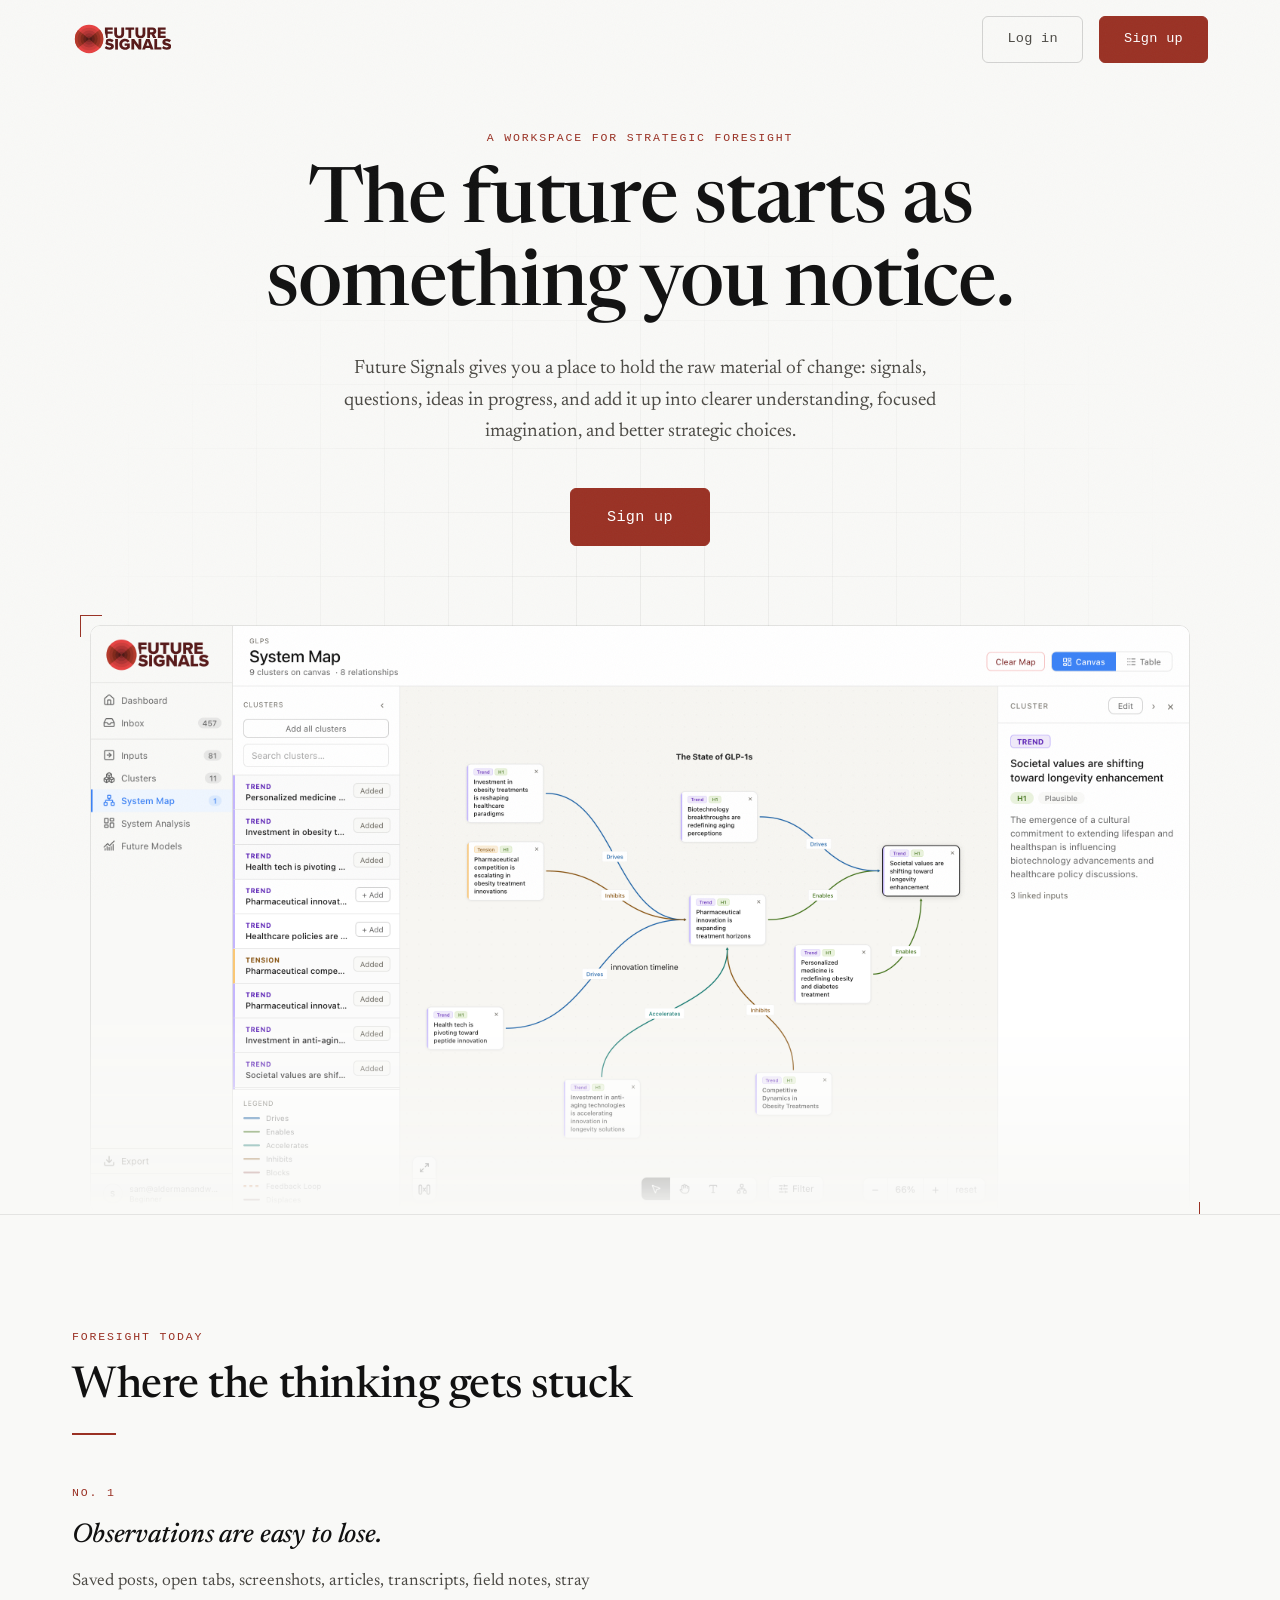
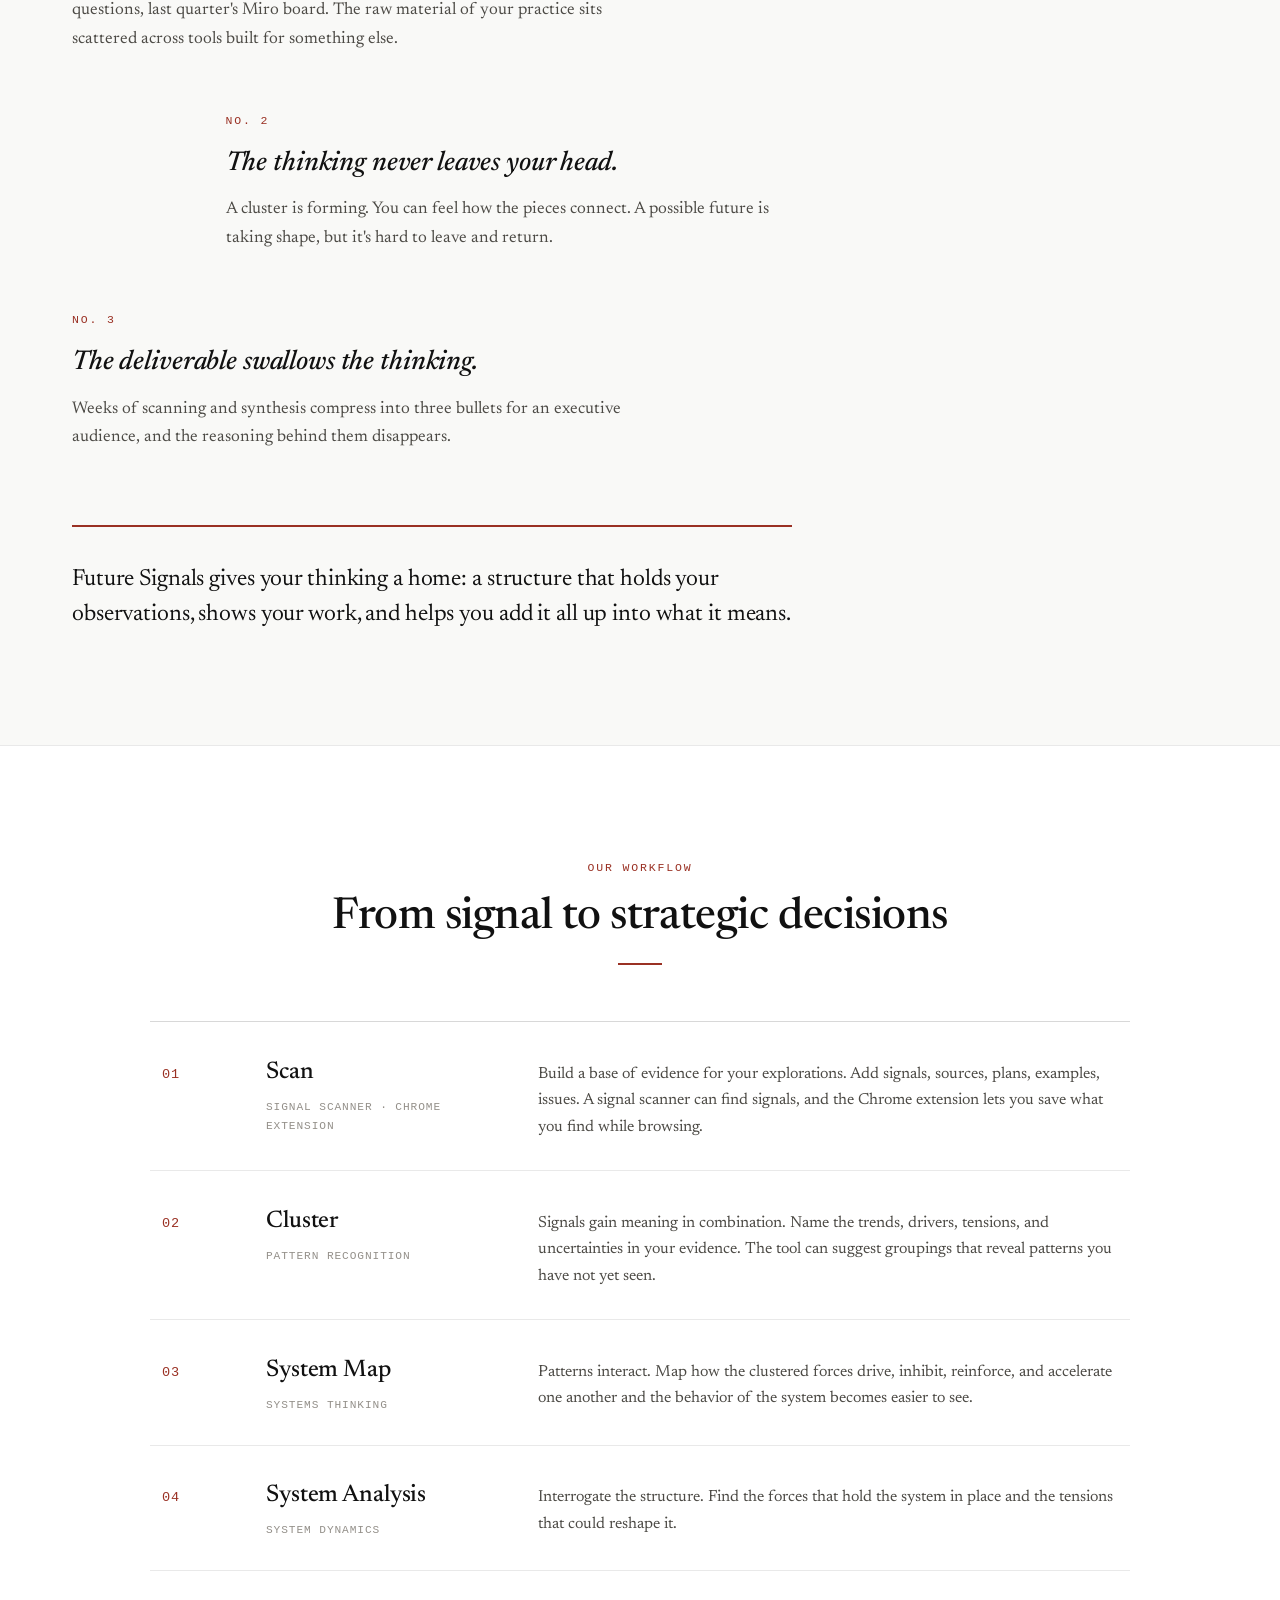
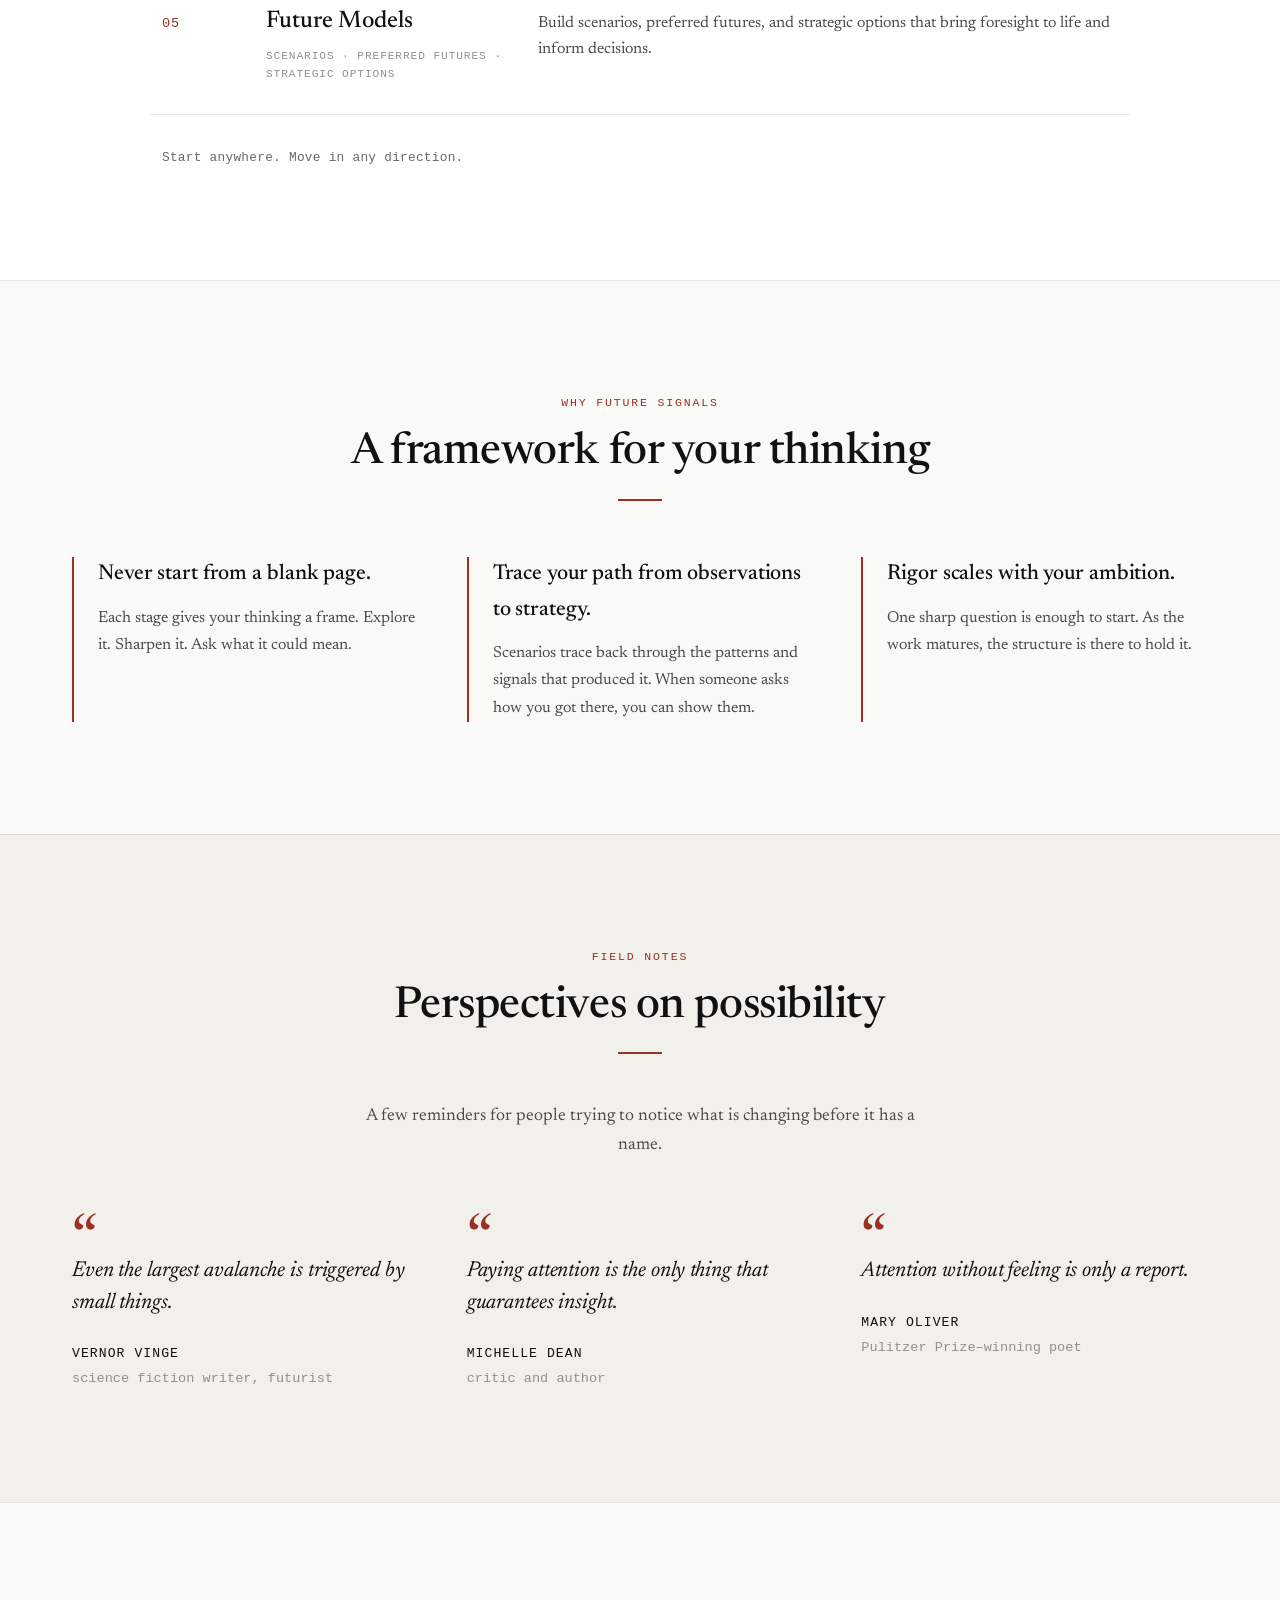
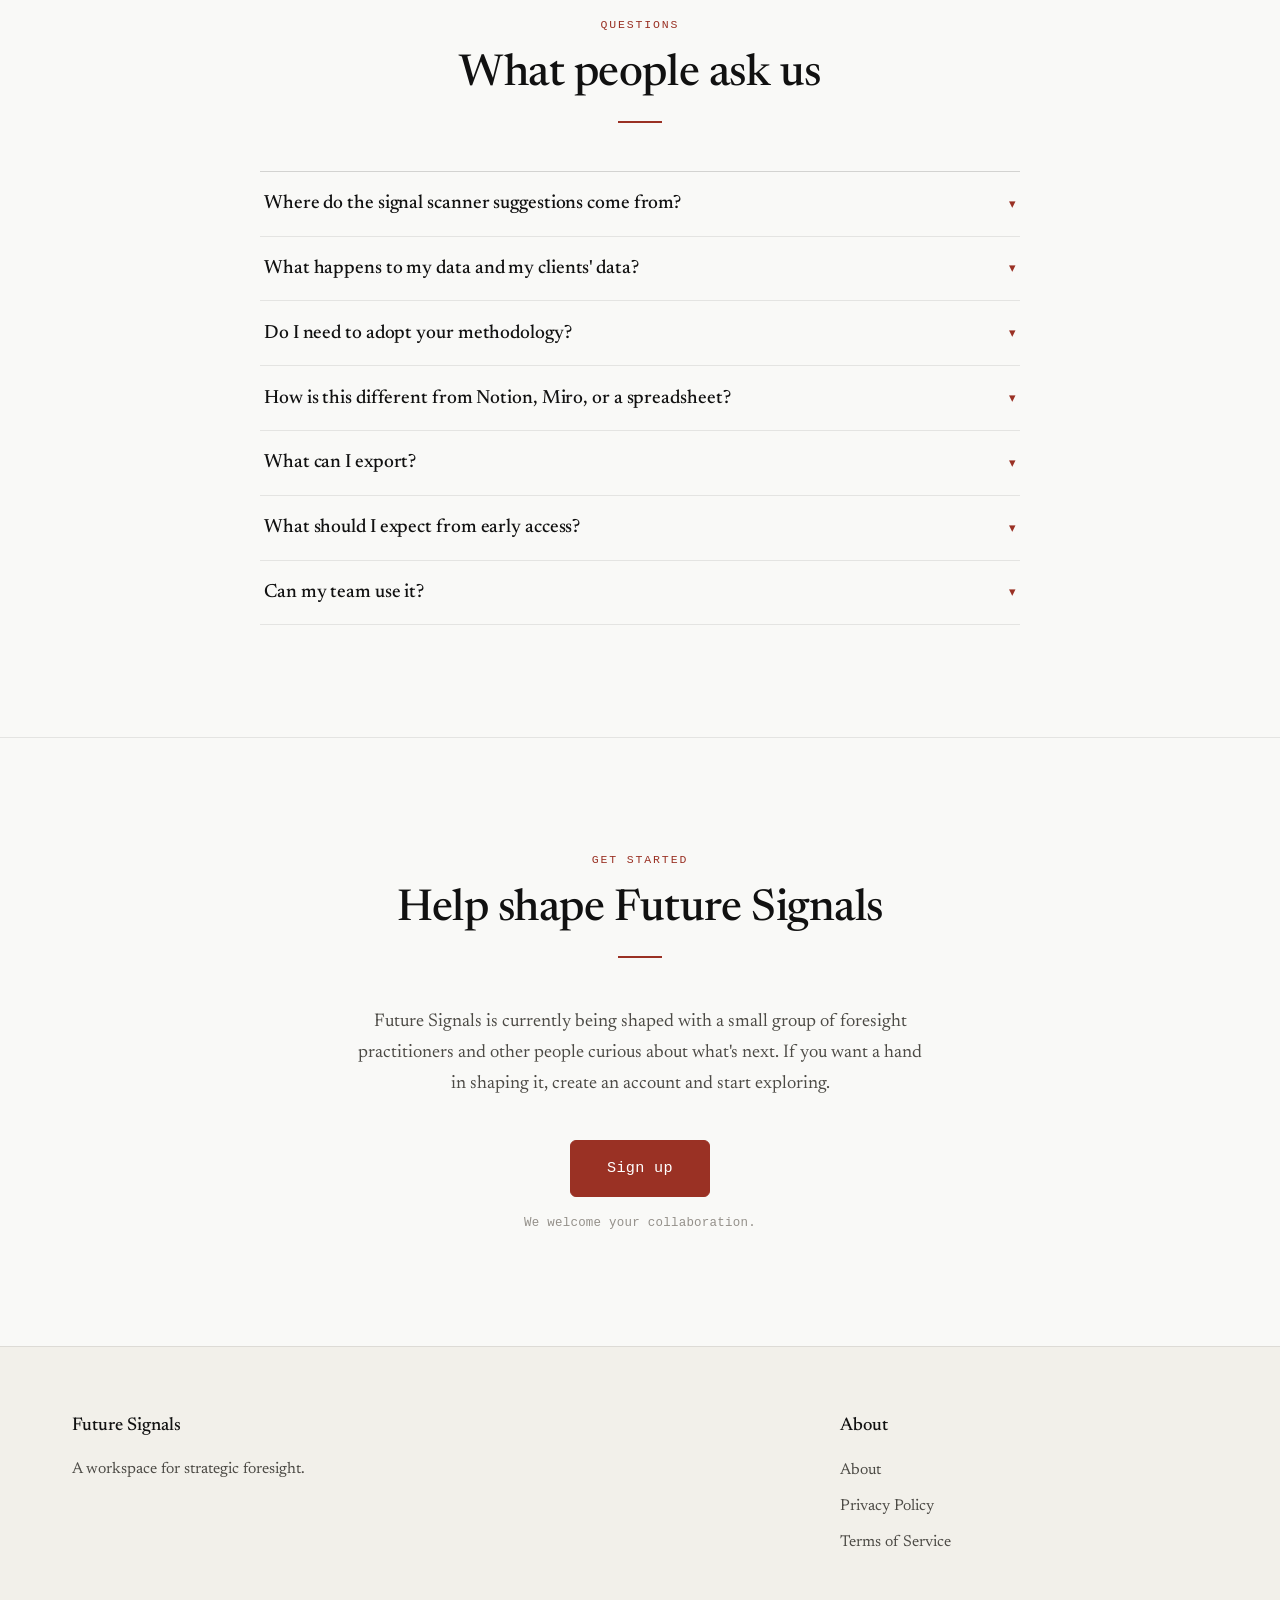
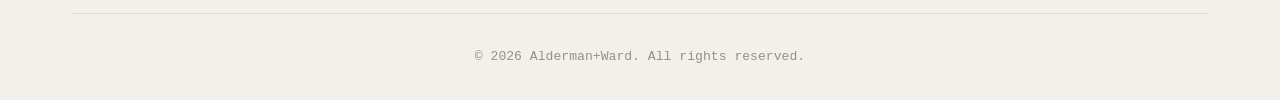
<file: index.html>
<!DOCTYPE html>
<html lang="en">

<head>
    <meta charset="UTF-8">
    <meta name="viewport" content="width=device-width, initial-scale=1.0">
    <meta name="msvalidate.01" content="3B8CDDD50C1F13705FA0843382311620" />
    <title>Future Signals — A workspace for strategic foresight</title>
    <!-- Primary SEO -->
    <meta name="description"
        content="Future Signals is a workspace for strategic foresight. Turn observations into data, data into patterns, and patterns into futures." />
    <link rel="canonical" href="https://futuresignals.io/" />
    <meta name="robots" content="index, follow, max-image-preview:large, max-snippet:-1, max-video-preview:-1" />

    <!-- Open Graph / Facebook -->
    <meta property="og:type" content="website" />
    <meta property="og:site_name" content="Future Signals" />
    <meta property="og:title" content="Future Signals — A workspace for strategic foresight" />
    <meta property="og:description"
        content="Turn observations into data, data into patterns, and patterns into futures." />
    <meta property="og:url" content="https://futuresignals.io/" />
    <meta property="og:image" content="https://futuresignals.io/images/og-future-signals.jpg" />
    <meta property="og:image:width" content="1200" />
    <meta property="og:image:height" content="630" />

    <!-- Twitter -->
    <meta name="twitter:card" content="summary_large_image" />
    <meta name="twitter:title" content="Future Signals — A workspace for strategic foresight" />
    <meta name="twitter:description"
        content="Turn observations into data, data into patterns, and patterns into futures." />
    <meta name="twitter:image" content="https://futuresignals.io/images/og-future-signals.jpg" />

    <!-- PWA / UX niceties -->
    <meta name="theme-color" content="#F9F9F7" />
    <script type="application/ld+json">
    {
      "@context": "https://schema.org",
      "@type": "WebSite",
      "name": "Future Signals",
      "url": "https://futuresignals.io/",
      "publisher": {
        "@type": "Organization",
        "name": "Alderman+Ward",
        "url": "https://aldermanandward.com"
      },
      "inLanguage": "en",
      "potentialAction": [{
        "@type": "ReadAction",
        "target": "https://futuresignals.io/"
      }]
    }
    </script>
    <link rel="icon" type="image/png" href="favicon/favicon-96x96.png" sizes="96x96" />
    <link rel="icon" type="image/svg+xml" href="favicon/favicon.svg" />
    <link rel="shortcut icon" href="favicon/favicon.ico" />
    <link rel="apple-touch-icon" sizes="180x180" href="favicon/apple-touch-icon.png" />
    <meta name="apple-mobile-web-app-title" content="Future Signals" />
    <link rel="manifest" href="favicon/site.webmanifest" />

    <!-- Typography -->
    <link rel="preconnect" href="https://fonts.googleapis.com">
    <link rel="preconnect" href="https://fonts.gstatic.com" crossorigin>
    <link
        href="https://fonts.googleapis.com/css2?family=Newsreader:ital,opsz,wght@0,6..72,400;0,6..72,500;0,6..72,600;1,6..72,400;1,6..72,500&display=swap"
        rel="stylesheet">

    <link rel="stylesheet" href="styles.css" />

    <!-- GA4 base tag -->
    <script async src="https://www.googletagmanager.com/gtag/js?id=G-RRVXQ587R2"></script>
    <script>
        window.dataLayer = window.dataLayer || [];
        function gtag() { dataLayer.push(arguments); }

        // Optional: mark environment explicitly for landing page
        window.FS_ENV = 'prod';

        gtag('js', new Date());
        gtag('config', 'G-RRVXQ587R2', {
            'send_page_view': true,
            'custom_map': { 'dimension1': 'env' },
            'linker': {
                'domains': ['futuresignals.io', 'app.futuresignals.io']
            }
        });

        // Attach environment as a user property
        gtag('set', 'user_properties', { env: window.FS_ENV });
    </script>
</head>

<body>
    <!-- Navigation -->
    <nav class="navbar">
        <div class="nav-container">
            <a href="#" class="logo"><img src="images/future_signals_logo_light.svg" alt="Future Signals"></a>
            <div class="nav-buttons">
                <a href="https://app.futuresignals.io/log-in" class="btn btn-outline">Log in</a>
                <a href="https://app.futuresignals.io/sign-up"
                    class="btn btn-primary">Sign up</a>
            </div>
        </div>
    </nav>

    <!-- Hero Section -->
    <section class="hero">
        <div class="hero-content">
            <span class="eyebrow">A workspace for strategic foresight</span>
            <h1>The future starts as something you notice.</h1>
            <p class="subtitle">Future Signals gives you a place to hold the raw material of change: signals, questions, ideas in progress, and add it up into clearer understanding, focused imagination, and better strategic choices.</p>
            <a href="https://app.futuresignals.io/sign-up"
                class="btn btn-primary">Sign up</a>
        </div>
        <div class="hero-image">
            <span class="frame-corner corner-tl"></span>
            <span class="frame-corner corner-br"></span>
            <img src="images/system_map_screenshot.png" alt="Future Signals">
        </div>
    </section>

    <!-- The Work Section — the needs the product answers -->
    <section class="section needs">
        <div class="container">
            <span class="eyebrow fade-in">Foresight today</span>
            <h2 class="section-title fade-in">Where the thinking gets stuck</h2>
            <div class="title-rule"></div>
            <div class="needs-list">
                <div class="need-item fade-in">
                    <span class="need-number">No. 1</span>
                    <h3>Observations are easy to lose.</h3>
                    <p>Saved posts, open tabs, screenshots, articles, transcripts, field notes, stray questions, 
                        last quarter's Miro board. The raw material of your practice sits scattered across tools 
                        built for something else.</p>
                </div>
                <div class="need-item need-item-offset fade-in">
                    <span class="need-number">No. 2</span>
                    <h3>The thinking never leaves your head.</h3>
                    <p>A cluster is forming. You can feel how the pieces connect. A possible future is taking shape, 
                        but it's hard to leave and return. </p>
                </div>
                <div class="need-item fade-in">
                    <span class="need-number">No. 3</span>
                    <h3>The deliverable swallows the thinking.</h3>
                    <p>Weeks of scanning and synthesis compress into three bullets for an executive
                        audience, and the reasoning behind them disappears.</p>
                </div>
            </div>
            <p class="needs-turn fade-in">Future Signals gives your thinking a home: a structure that holds 
                    your observations, shows your work, and helps you add it all up into what it means.</p>
        </div>
    </section>

    <!-- The Practice Section -->
    <section class="section practice">
        <div class="container">
            <span class="eyebrow fade-in">Our workflow</span>
            <h2 class="section-title fade-in">From signal to strategic decisions</h2>
            <div class="title-rule"></div>
            <div class="practice-list">
                <div class="practice-row fade-in">
                    <span class="practice-number">01</span>
                    <div class="practice-stage">
                        <h3 class="practice-name">Scan</h3>
                        <span class="practice-feature">Signal Scanner &middot; Chrome extension</span>
                    </div>
                    <p class="practice-desc">Build a base of evidence for your explorations. 
                        Add signals, sources, plans, examples, issues. A signal scanner can find signals, 
                        and the Chrome extension lets you save what you find while browsing.</p>
                </div>
                <div class="practice-row fade-in">
                    <span class="practice-number">02</span>
                    <div class="practice-stage">
                        <h3 class="practice-name">Cluster</h3>
                        <span class="practice-feature">Pattern recognition</span>
                    </div>
                    <p class="practice-desc">Signals gain meaning in combination. Name the trends, 
                        drivers, tensions, and uncertainties in your evidence. The tool can suggest groupings 
                        that reveal patterns you have not yet seen.</p>
                </div>
                <div class="practice-row fade-in">
                    <span class="practice-number">03</span>
                    <div class="practice-stage">
                        <h3 class="practice-name">System Map</h3>
                        <span class="practice-feature">Systems thinking</span>
                    </div>
                    <p class="practice-desc">Patterns interact. Map how the clustered forces drive, inhibit, 
                        reinforce, and accelerate one another and the behavior of the system becomes easier to see.</p>
                </div>
                <div class="practice-row fade-in">
                    <span class="practice-number">04</span>
                    <div class="practice-stage">
                        <h3 class="practice-name">System Analysis</h3>
                        <span class="practice-feature">System dynamics</span>
                    </div>
                    <p class="practice-desc">Interrogate the structure. Find the forces that hold the system
                        in place and the tensions that could reshape it.</p>
                </div>
                <div class="practice-row fade-in">
                    <span class="practice-number">05</span>
                    <div class="practice-stage">
                        <h3 class="practice-name">Future Models</h3>
                        <span class="practice-feature">Scenarios &middot; Preferred Futures &middot; Strategic
                            Options</span>
                    </div>
                    <p class="practice-desc">Build scenarios, preferred futures, and strategic options that 
                        bring foresight to life and inform decisions.</p>
                </div>
            </div>
            <p class="practice-note fade-in">Start anywhere. Move in any direction.</p>
        </div>
    </section>

    <!-- Principles Section -->
    <section class="section principles">
        <div class="container">
            <span class="eyebrow fade-in">Why Future Signals</span>
            <h2 class="section-title fade-in">A framework for your thinking</h2>
            <div class="title-rule"></div>
            <div class="principles-grid">
                <div class="principle fade-in">
                    <h3>Never start from a blank page.</h3>
                    <p>Each stage gives your thinking a frame. Explore it. Sharpen it. Ask what it could mean.</p>
                </div>
                <div class="principle fade-in">
                    <h3>Trace your path from observations to strategy.</h3>
                    <p>Scenarios trace back through the patterns and signals that produced it. 
                        When someone asks how you got there, you can show them.</p>
                </div>
                <div class="principle fade-in">
                    <h3>Rigor scales with your ambition.</h3>
                    <p>One sharp question is enough to start. As the work matures, the structure is there to hold it.</p>
                </div>
            </div>
        </div>
    </section>

    <!-- Field Notes Section -->
    <section class="section social-proof">
        <div class="container">
            <span class="eyebrow fade-in">Field notes</span>
            <h2 class="section-title fade-in">Perspectives on possibility</h2>
            <div class="title-rule"></div>
            <p class="section-subtitle fade-in">A few reminders for people trying to notice what is changing before it has a name.</p>
            <div class="testimonials">
                <div class="testimonial fade-in">
                    <p class="testimonial-text">Even the largest avalanche is triggered by small things.</p>
                    <div class="testimonial-author">
                        <div class="author-info">
                            <h4>Vernor Vinge</h4>
                            <p>science fiction writer, futurist</p>
                        </div>
                    </div>
                </div>
                <div class="testimonial fade-in">
                    <p class="testimonial-text">Paying attention is the only thing that guarantees insight.</p>
                    <div class="testimonial-author">
                        <div class="author-info">
                            <h4>Michelle Dean</h4>
                            <p>critic and author</p>
                        </div>
                    </div>
                </div>
                <div class="testimonial fade-in">
                    <p class="testimonial-text">Attention without feeling is only a report.</p>
                    <div class="testimonial-author">
                        <div class="author-info">
                            <h4>Mary Oliver</h4>
                            <p>Pulitzer Prize–winning poet</p>
                        </div>
                    </div>
                </div>
            </div>
        </div>
    </section>

    <!-- FAQ Section -->
    <section class="section faq">
        <div class="container">
            <span class="eyebrow fade-in">Questions</span>
            <h2 class="section-title fade-in">What people ask us</h2>
            <div class="title-rule"></div>
            <div class="faq-container">
                <div class="faq-item fade-in">
                    <button class="faq-question" aria-expanded="false">
                        Where do the signal scanner suggestions come from?
                        <span class="faq-icon">&#9662;</span>
                    </button>
                    <div class="faq-answer">
                        <p>Future Signals uses your project question, saved signals, and working context 
                            to suggest relevant signals, clusters, and patterns. Every suggestion waits for you 
                            to confirm it, edit it, or promote it before it becomes part of your project. 
                            The thinking is yours.</p>
                    </div>
                </div>
                <div class="faq-item fade-in">
                    <button class="faq-question" aria-expanded="false">
                        What happens to my data and my clients' data?
                        <span class="faq-icon">&#9662;</span>
                    </button>
                    <div class="faq-answer">
                        <p>Your project materials stay inside your account and are not used to train public 
                        models. If you are working with sensitive client material, treat Future Signals as you 
                        would any research system: use appropriate judgment about what you upload, who has access, 
                        and what belongs in the project record.</p>
                    </div>
                </div>
                <div class="faq-item fade-in">
                    <button class="faq-question" aria-expanded="false">
                        Do I need to adopt your methodology?
                        <span class="faq-icon">&#9662;</span>
                    </button>
                    <div class="faq-answer">
                        <p>No. Future Signals gives you structure, not doctrine. The workflow has a shape, 
                        but the work can stay flexible. You can follow the stages in order, or use the parts 
                        that help as your inquiry develops.</p>
                    </div>
                </div>
                <div class="faq-item fade-in">
                    <button class="faq-question" aria-expanded="false">
                        How is this different from Notion, Miro, or a spreadsheet?
                        <span class="faq-icon">&#9662;</span>
                    </button>
                    <div class="faq-answer">
                        <p>Those tools can hold material. Future Signals carries the reasoning for why they are 
                            there together. Signals connect to clusters. Clusters connect to maps. Maps connect 
                            to scenarios. Scenarios connect to implications and strategic options.</p>
                    </div>
                </div>
                <div class="faq-item fade-in">
                    <button class="faq-question" aria-expanded="false">
                        What can I export?
                        <span class="faq-icon">&#9662;</span>
                    </button>
                    <div class="faq-answer">
                        <p>Every project exports as structured Markdown: inputs, clusters, the system map,
                            analysis, and future models. Shape it into your own decks, reports, and briefings.
                            We're currently working on more presentation-friendly export formats.</p>
                    </div>
                </div>
                <div class="faq-item fade-in">
                    <button class="faq-question" aria-expanded="false">
                        What should I expect from early access?
                        <span class="faq-icon">&#9662;</span>
                    </button>
                    <div class="faq-answer">
                        <p>Future Signals is still being shaped with a small group of early users. Some parts 
                        will change as we learn, and some edges may be rough. You’ll have a direct line to us 
                        as we build, and a real voice in what comes next.</p>
                    </div>
                </div>
                <div class="faq-item fade-in">
                    <button class="faq-question" aria-expanded="false">
                        Can my team use it?
                        <span class="faq-icon">&#9662;</span>
                    </button>
                    <div class="faq-answer">
                        <p>Workspaces are single-user today. Collaboration is on the roadmap; tell us
                            how your team works and you'll help us build it right.</p>
                    </div>
                </div>
            </div>
        </div>
    </section>

    <!-- Closing CTA Section -->
    <section class="section closing">
        <div class="container">
            <span class="eyebrow fade-in">Get started</span>
            <h2 class="section-title fade-in">Help shape Future Signals</h2>
            <div class="title-rule"></div>
            <p class="closing-copy fade-in">Future Signals is currently being shaped with a small group of 
            foresight practitioners and other people curious about what's next. If you want a hand in shaping it, 
            create an account and start exploring.</p>
            <div class="closing-cta fade-in">
                <a href="https://app.futuresignals.io/sign-up"
                    class="btn btn-primary">Sign up</a>
                <p class="closing-caption">We welcome your collaboration.</p>
            </div>
        </div>
    </section>

    <!-- Footer -->
    <footer class="footer">
        <div class="container">
            <div class="footer-content">
                <div class="footer-section">
                    <h3>Future Signals</h3>
                    <p>A workspace for strategic foresight.</p>
                </div>
                <div class="footer-section">
                    <h3>About</h3>
                    <ul class="footer-links">
                        <li><a href="https://aldermanandward.com">About</a></li>
                        <li><a href="privacy-policy.html">Privacy Policy</a></li>
                        <li><a href="terms-of-service.html">Terms of Service</a></li>
                    </ul>
                </div>
            </div>
            <div class="footer-bottom">
                <p>&copy; 2026 Alderman+Ward. All rights reserved.</p>
            </div>
        </div>
    </footer>

    <script>
        // Mark JS as available — fade-in hiding is scoped to html.js in the CSS,
        // so the page renders fully without JS (and in full-page screenshot tools)
        document.documentElement.classList.add('js');

        // Scroll animations
        const observerOptions = {
            threshold: 0.1,
            rootMargin: '0px 0px -50px 0px'
        };

        const observer = new IntersectionObserver((entries) => {
            entries.forEach(entry => {
                if (entry.isIntersecting) {
                    entry.target.classList.add('visible');
                }
            });
        }, observerOptions);

        // Observe all fade-in elements
        document.querySelectorAll('.fade-in').forEach(el => {
            observer.observe(el);
        });

        // Failsafe: reveal everything shortly after load, regardless of scroll
        window.addEventListener('load', () => {
            setTimeout(() => {
                document.querySelectorAll('.fade-in').forEach(el => {
                    el.classList.add('visible');
                });
            }, 900);
        });

        // FAQ toggle
        document.querySelectorAll('.faq-question').forEach(btn => {
            btn.addEventListener('click', () => {
                const answer = btn.nextElementSibling;
                const icon = btn.querySelector('.faq-icon');
                const open = answer.classList.toggle('active');
                icon.classList.toggle('rotated', open);
                btn.setAttribute('aria-expanded', open);
            });
        });

        // Navbar scroll effect
        window.addEventListener('scroll', () => {
            const navbar = document.querySelector('.navbar');
            navbar.classList.toggle('scrolled', window.scrollY > 40);
        });

        // Smooth scrolling for anchor links
        document.querySelectorAll('a[href^="#"]').forEach(anchor => {
            anchor.addEventListener('click', function (e) {
                e.preventDefault();
                const target = document.querySelector(this.getAttribute('href'));
                if (target) {
                    target.scrollIntoView({
                        behavior: 'smooth',
                        block: 'start'
                    });
                }
            });
        });
    </script>
</body>

</html>
</file>
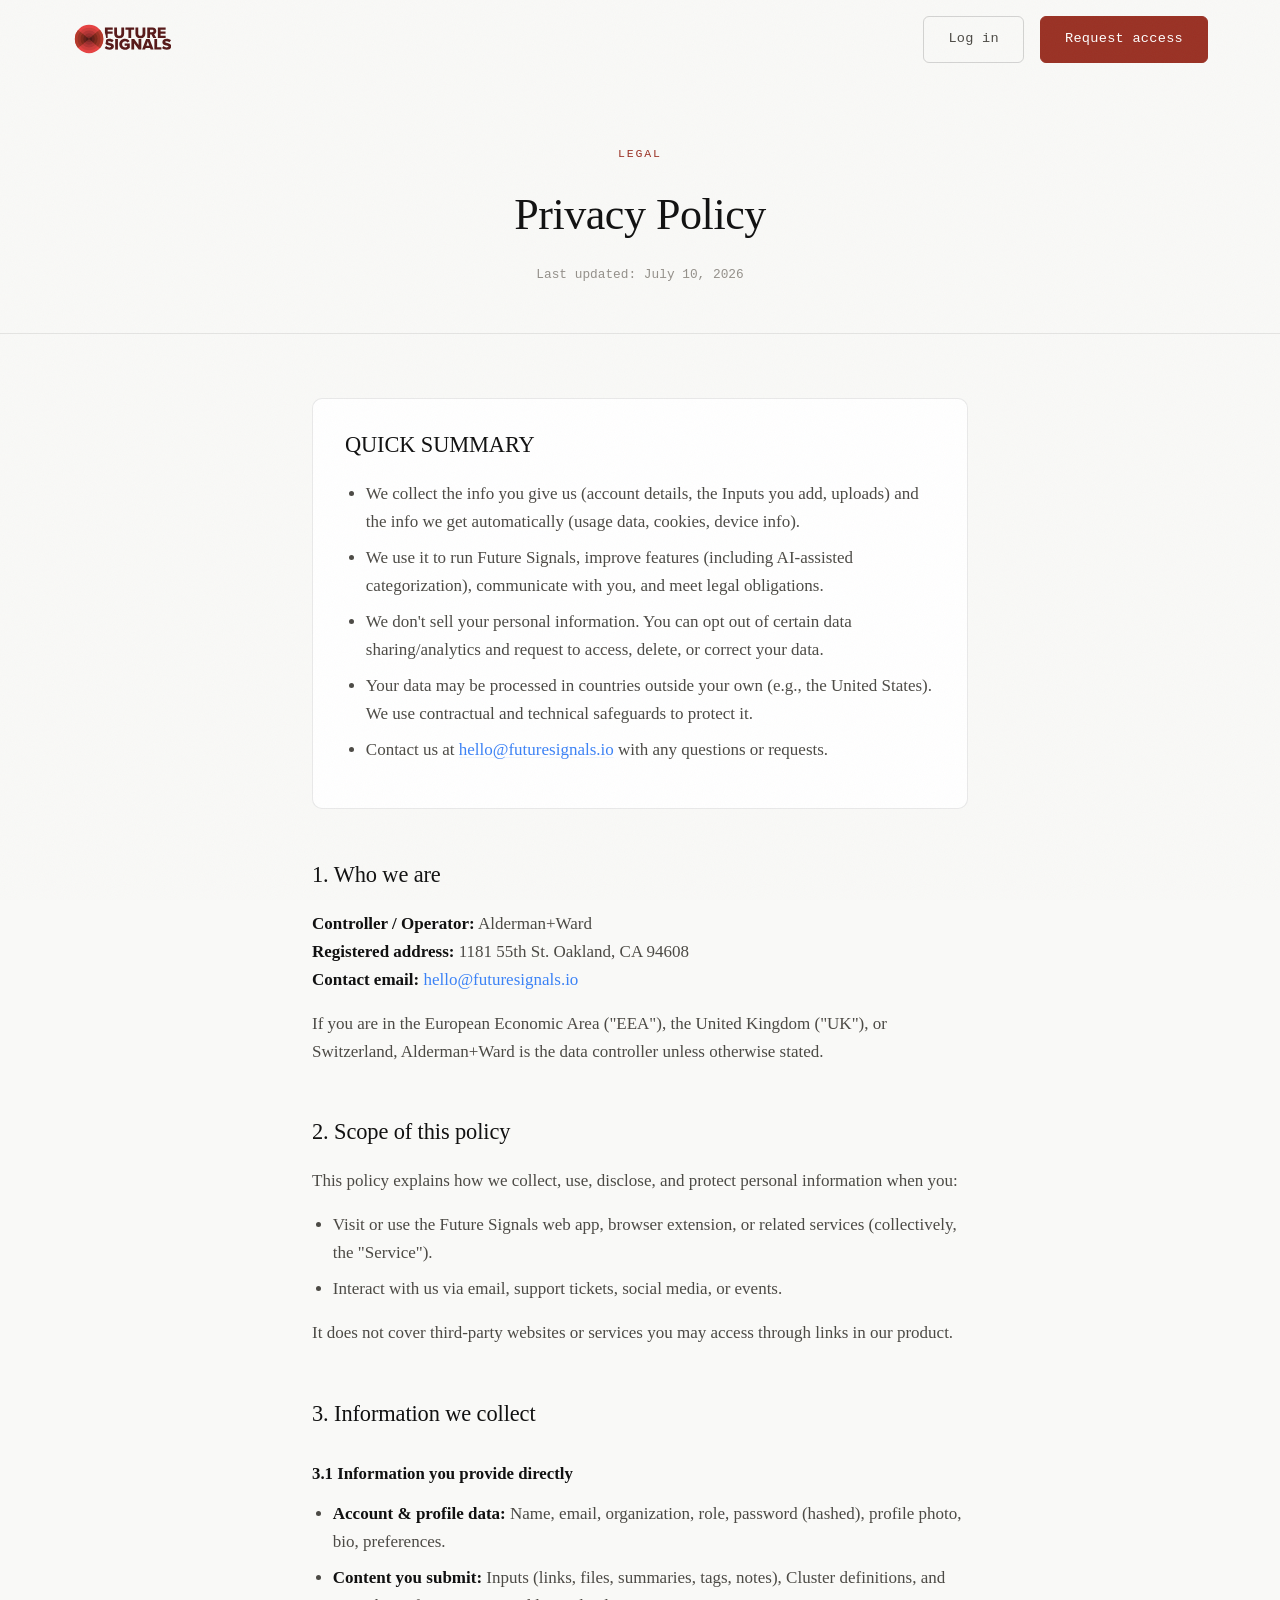
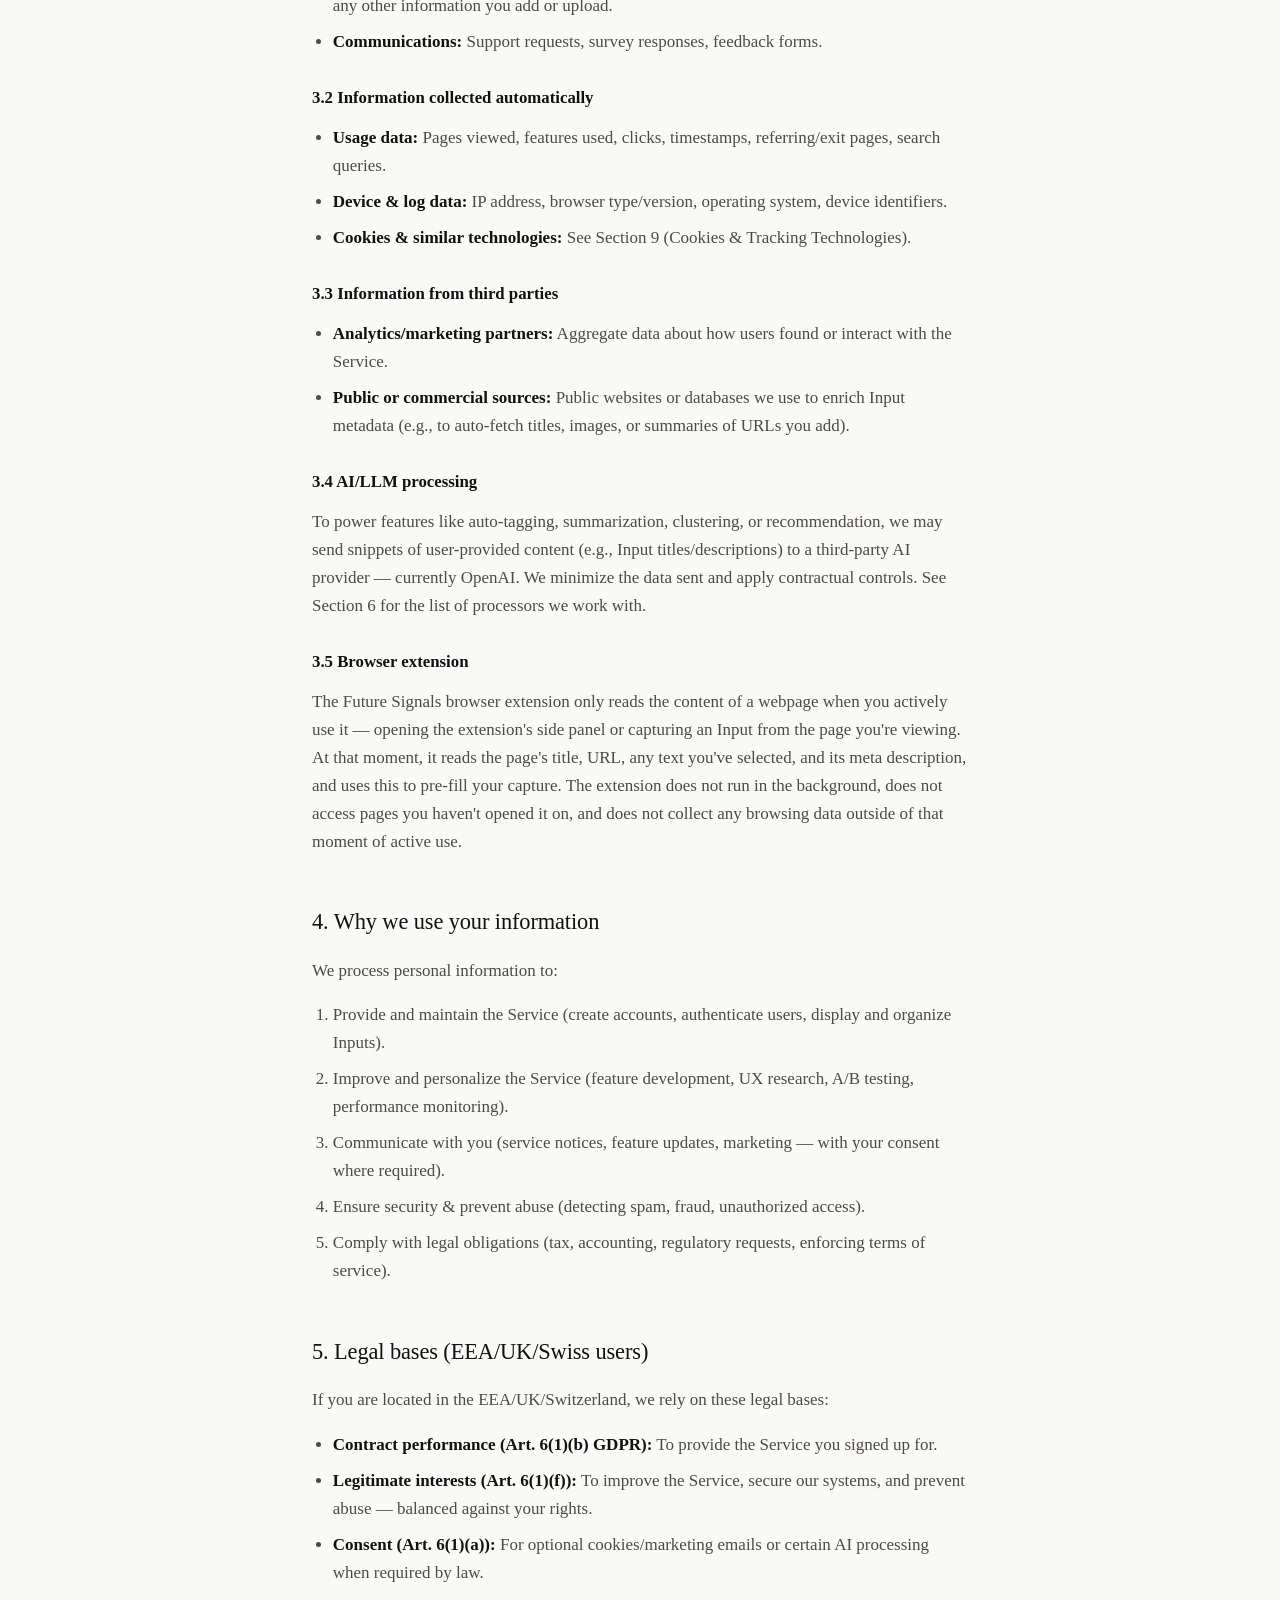
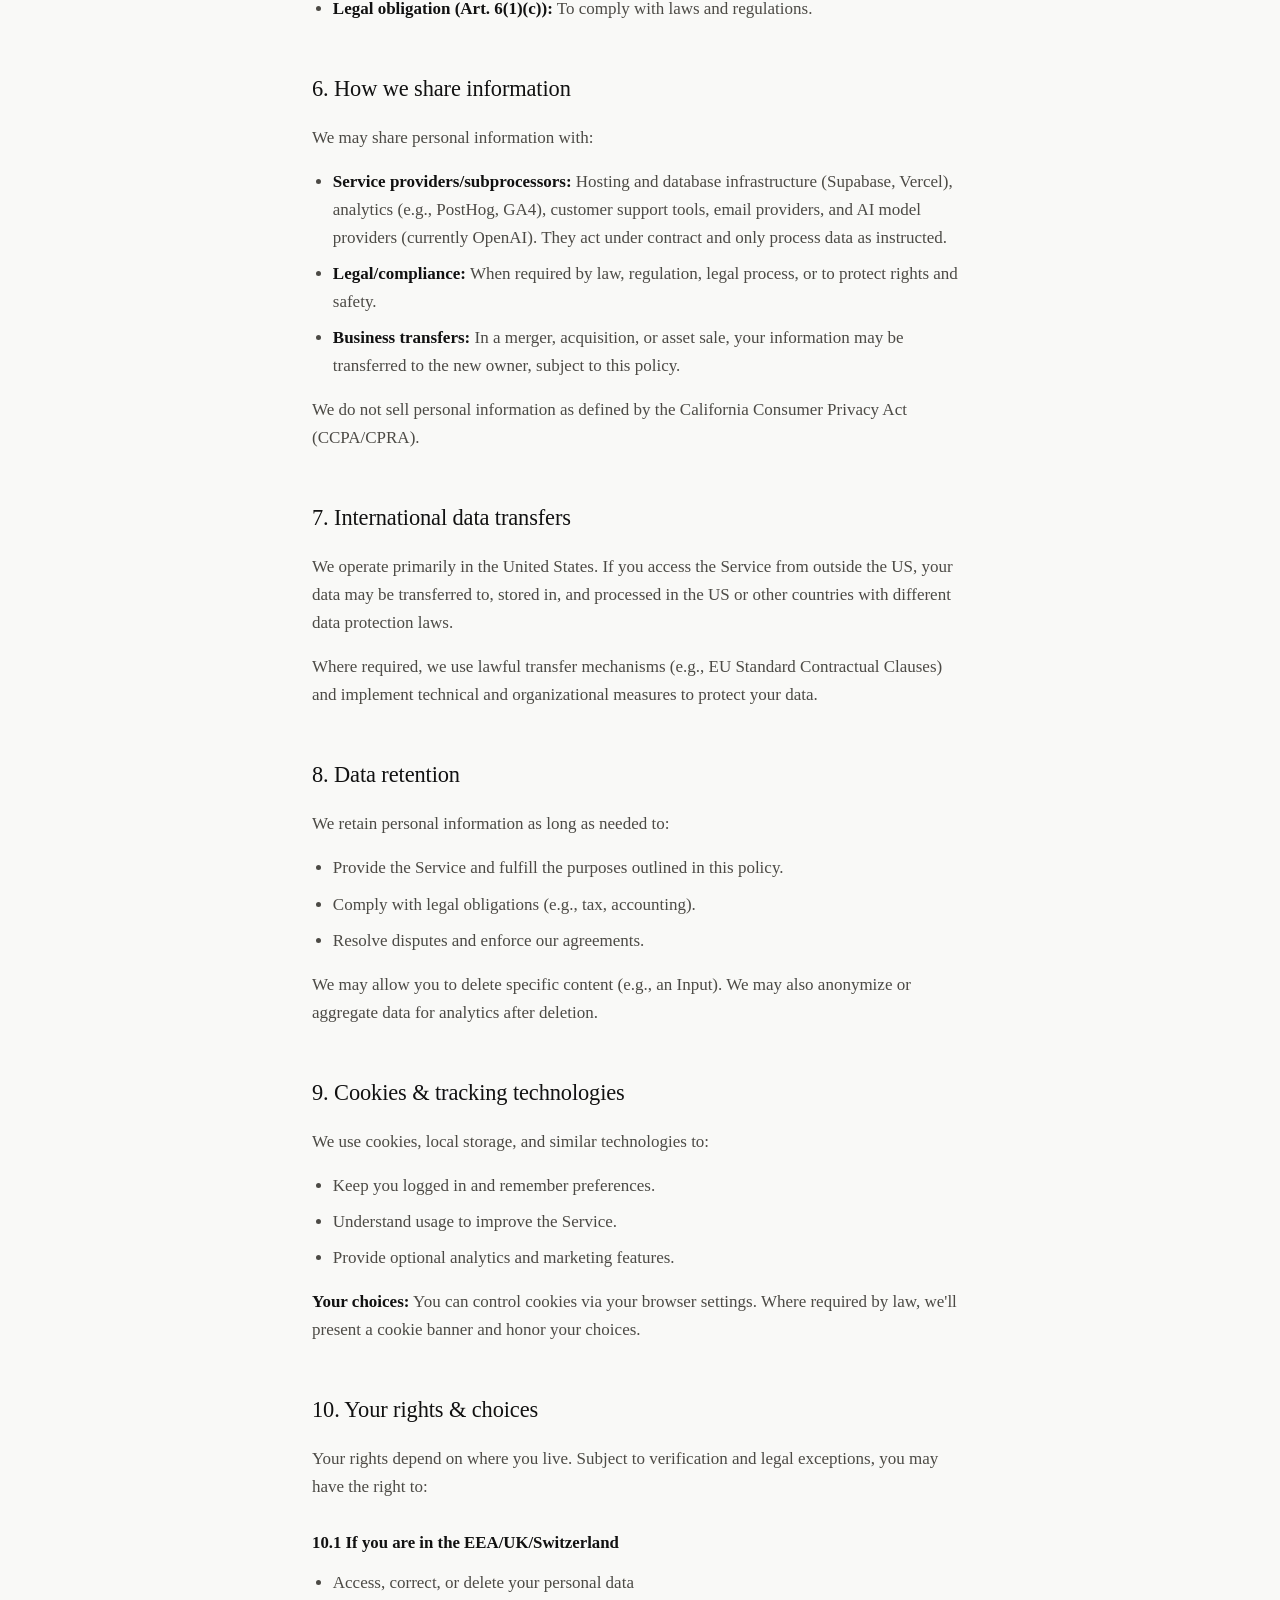
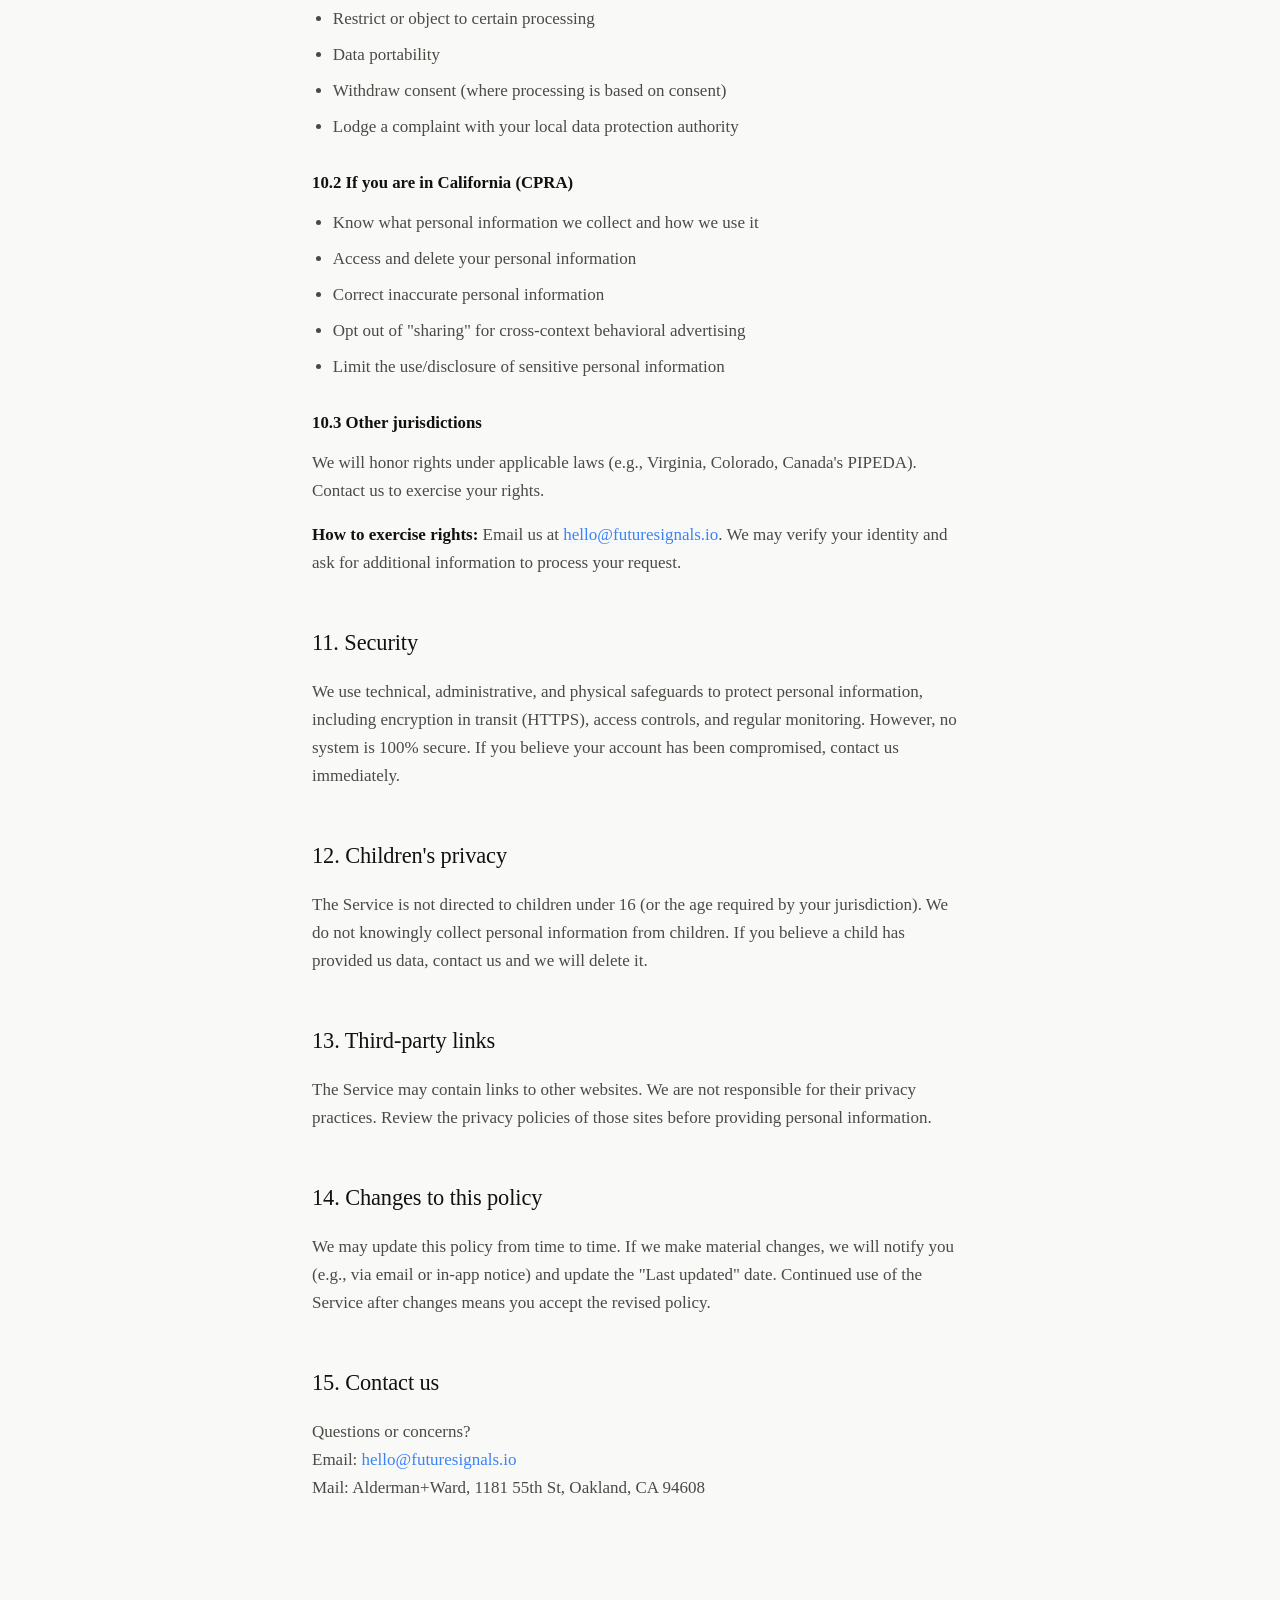
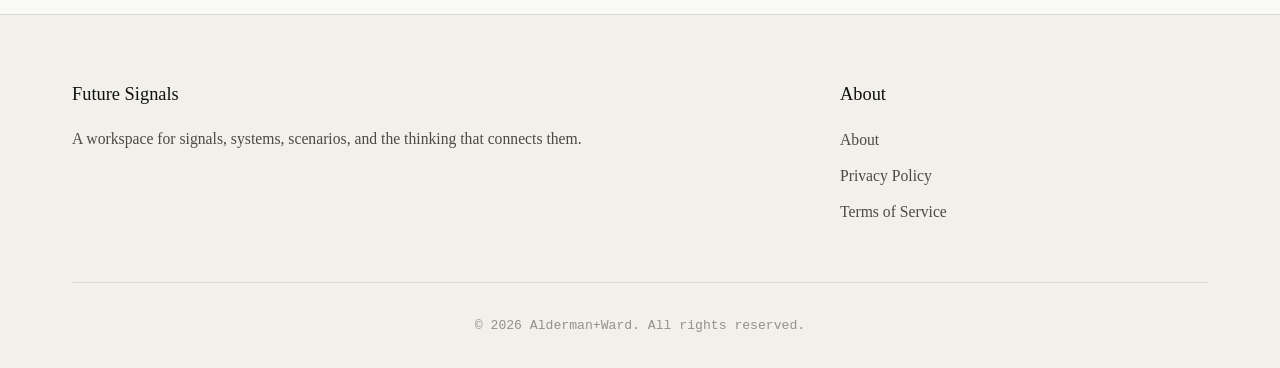
<file: privacy-policy.html>
<!DOCTYPE html>
<html lang="en">

<head>
    <meta charset="UTF-8">
    <meta name="viewport" content="width=device-width, initial-scale=1.0">
    <title>Privacy Policy — Future Signals</title>
    <meta name="description"
        content="How Future Signals collects, uses, shares, and protects your information." />
    <link rel="canonical" href="https://futuresignals.io/privacy-policy.html" />
    <meta name="robots" content="index, follow" />

    <meta property="og:type" content="website" />
    <meta property="og:site_name" content="Future Signals" />
    <meta property="og:title" content="Privacy Policy — Future Signals" />
    <meta property="og:description" content="How Future Signals collects, uses, shares, and protects your information." />
    <meta property="og:url" content="https://futuresignals.io/privacy-policy.html" />

    <meta name="theme-color" content="#F9F9F7" />
    <link rel="icon" type="image/png" href="favicon/favicon-96x96.png" sizes="96x96" />
    <link rel="icon" type="image/svg+xml" href="favicon/favicon.svg" />
    <link rel="shortcut icon" href="favicon/favicon.ico" />
    <link rel="apple-touch-icon" sizes="180x180" href="favicon/apple-touch-icon.png" />
    <meta name="apple-mobile-web-app-title" content="Future Signals" />
    <link rel="manifest" href="favicon/site.webmanifest" />
    <link rel="stylesheet" href="styles.css" />

    <!-- GA4 base tag -->
    <script async src="https://www.googletagmanager.com/gtag/js?id=G-RRVXQ587R2"></script>
    <script>
        window.dataLayer = window.dataLayer || [];
        function gtag() { dataLayer.push(arguments); }
        window.FS_ENV = 'prod';
        gtag('js', new Date());
        gtag('config', 'G-RRVXQ587R2', {
            'send_page_view': true,
            'custom_map': { 'dimension1': 'env' },
            'linker': { 'domains': ['futuresignals.io', 'app.futuresignals.io'] }
        });
        gtag('set', 'user_properties', { env: window.FS_ENV });
    </script>
</head>

<body>
    <!-- Navigation -->
    <nav class="navbar">
        <div class="nav-container">
            <a href="index.html" class="logo"><img src="images/future_signals_logo_light.svg" alt="Future Signals"></a>
            <div class="nav-buttons">
                <a href="https://app.futuresignals.io/log-in" class="btn btn-outline">Log in</a>
                <a href="mailto:sam@aldermanandward.com?subject=Future%20Signals%20access%20request"
                    class="btn btn-primary">Request access</a>
            </div>
        </div>
    </nav>

    <!-- Page header -->
    <section class="legal-hero">
        <div class="container">
            <span class="eyebrow">Legal</span>
            <h1>Privacy Policy</h1>
            <p class="legal-updated">Last updated: July 10, 2026</p>
        </div>
    </section>

    <!-- Document body -->
    <article class="legal-body">

        <div class="legal-summary">
            <h2>Quick summary</h2>
            <ul>
                <li>We collect the info you give us (account details, the Inputs you add, uploads) and the info we get automatically (usage data, cookies, device info).</li>
                <li>We use it to run Future Signals, improve features (including AI-assisted categorization), communicate with you, and meet legal obligations.</li>
                <li>We don't sell your personal information. You can opt out of certain data sharing/analytics and request to access, delete, or correct your data.</li>
                <li>Your data may be processed in countries outside your own (e.g., the United States). We use contractual and technical safeguards to protect it.</li>
                <li>Contact us at <a href="mailto:hello@futuresignals.io">hello@futuresignals.io</a> with any questions or requests.</li>
            </ul>
        </div>

        <h2>1. Who we are</h2>
        <p><strong>Controller / Operator:</strong> Alderman+Ward<br>
            <strong>Registered address:</strong> 1181 55th St. Oakland, CA 94608<br>
            <strong>Contact email:</strong> <a href="mailto:hello@futuresignals.io">hello@futuresignals.io</a></p>
        <p>If you are in the European Economic Area ("EEA"), the United Kingdom ("UK"), or Switzerland, Alderman+Ward is the data controller unless otherwise stated.</p>

        <h2>2. Scope of this policy</h2>
        <p>This policy explains how we collect, use, disclose, and protect personal information when you:</p>
        <ul>
            <li>Visit or use the Future Signals web app, browser extension, or related services (collectively, the "Service").</li>
            <li>Interact with us via email, support tickets, social media, or events.</li>
        </ul>
        <p>It does not cover third-party websites or services you may access through links in our product.</p>

        <h2>3. Information we collect</h2>

        <h3>3.1 Information you provide directly</h3>
        <ul>
            <li><strong>Account &amp; profile data:</strong> Name, email, organization, role, password (hashed), profile photo, bio, preferences.</li>
            <li><strong>Content you submit:</strong> Inputs (links, files, summaries, tags, notes), Cluster definitions, and any other information you add or upload.</li>
            <li><strong>Communications:</strong> Support requests, survey responses, feedback forms.</li>
        </ul>

        <h3>3.2 Information collected automatically</h3>
        <ul>
            <li><strong>Usage data:</strong> Pages viewed, features used, clicks, timestamps, referring/exit pages, search queries.</li>
            <li><strong>Device &amp; log data:</strong> IP address, browser type/version, operating system, device identifiers.</li>
            <li><strong>Cookies &amp; similar technologies:</strong> See Section 9 (Cookies &amp; Tracking Technologies).</li>
        </ul>

        <h3>3.3 Information from third parties</h3>
        <ul>
            <li><strong>Analytics/marketing partners:</strong> Aggregate data about how users found or interact with the Service.</li>
            <li><strong>Public or commercial sources:</strong> Public websites or databases we use to enrich Input metadata (e.g., to auto-fetch titles, images, or summaries of URLs you add).</li>
        </ul>

        <h3>3.4 AI/LLM processing</h3>
        <p>To power features like auto-tagging, summarization, clustering, or recommendation, we may send snippets of user-provided content (e.g., Input titles/descriptions) to a third-party AI provider — currently OpenAI. We minimize the data sent and apply contractual controls. See Section 6 for the list of processors we work with.</p>

        <h3>3.5 Browser extension</h3>
        <p>The Future Signals browser extension only reads the content of a webpage when you actively use it — opening the extension's side panel or capturing an Input from the page you're viewing. At that moment, it reads the page's title, URL, any text you've selected, and its meta description, and uses this to pre-fill your capture. The extension does not run in the background, does not access pages you haven't opened it on, and does not collect any browsing data outside of that moment of active use.</p>

        <h2>4. Why we use your information</h2>
        <p>We process personal information to:</p>
        <ol>
            <li>Provide and maintain the Service (create accounts, authenticate users, display and organize Inputs).</li>
            <li>Improve and personalize the Service (feature development, UX research, A/B testing, performance monitoring).</li>
            <li>Communicate with you (service notices, feature updates, marketing — with your consent where required).</li>
            <li>Ensure security &amp; prevent abuse (detecting spam, fraud, unauthorized access).</li>
            <li>Comply with legal obligations (tax, accounting, regulatory requests, enforcing terms of service).</li>
        </ol>

        <h2>5. Legal bases (EEA/UK/Swiss users)</h2>
        <p>If you are located in the EEA/UK/Switzerland, we rely on these legal bases:</p>
        <ul>
            <li><strong>Contract performance (Art. 6(1)(b) GDPR):</strong> To provide the Service you signed up for.</li>
            <li><strong>Legitimate interests (Art. 6(1)(f)):</strong> To improve the Service, secure our systems, and prevent abuse — balanced against your rights.</li>
            <li><strong>Consent (Art. 6(1)(a)):</strong> For optional cookies/marketing emails or certain AI processing when required by law.</li>
            <li><strong>Legal obligation (Art. 6(1)(c)):</strong> To comply with laws and regulations.</li>
        </ul>

        <h2>6. How we share information</h2>
        <p>We may share personal information with:</p>
        <ul>
            <li><strong>Service providers/subprocessors:</strong> Hosting and database infrastructure (Supabase, Vercel), analytics (e.g., PostHog, GA4), customer support tools, email providers, and AI model providers (currently OpenAI). They act under contract and only process data as instructed.</li>
            <li><strong>Legal/compliance:</strong> When required by law, regulation, legal process, or to protect rights and safety.</li>
            <li><strong>Business transfers:</strong> In a merger, acquisition, or asset sale, your information may be transferred to the new owner, subject to this policy.</li>
        </ul>
        <p>We do not sell personal information as defined by the California Consumer Privacy Act (CCPA/CPRA).</p>

        <h2>7. International data transfers</h2>
        <p>We operate primarily in the United States. If you access the Service from outside the US, your data may be transferred to, stored in, and processed in the US or other countries with different data protection laws.</p>
        <p>Where required, we use lawful transfer mechanisms (e.g., EU Standard Contractual Clauses) and implement technical and organizational measures to protect your data.</p>

        <h2>8. Data retention</h2>
        <p>We retain personal information as long as needed to:</p>
        <ul>
            <li>Provide the Service and fulfill the purposes outlined in this policy.</li>
            <li>Comply with legal obligations (e.g., tax, accounting).</li>
            <li>Resolve disputes and enforce our agreements.</li>
        </ul>
        <p>We may allow you to delete specific content (e.g., an Input). We may also anonymize or aggregate data for analytics after deletion.</p>

        <h2>9. Cookies &amp; tracking technologies</h2>
        <p>We use cookies, local storage, and similar technologies to:</p>
        <ul>
            <li>Keep you logged in and remember preferences.</li>
            <li>Understand usage to improve the Service.</li>
            <li>Provide optional analytics and marketing features.</li>
        </ul>
        <p><strong>Your choices:</strong> You can control cookies via your browser settings. Where required by law, we'll present a cookie banner and honor your choices.</p>

        <h2>10. Your rights &amp; choices</h2>
        <p>Your rights depend on where you live. Subject to verification and legal exceptions, you may have the right to:</p>

        <h3>10.1 If you are in the EEA/UK/Switzerland</h3>
        <ul>
            <li>Access, correct, or delete your personal data</li>
            <li>Restrict or object to certain processing</li>
            <li>Data portability</li>
            <li>Withdraw consent (where processing is based on consent)</li>
            <li>Lodge a complaint with your local data protection authority</li>
        </ul>

        <h3>10.2 If you are in California (CPRA)</h3>
        <ul>
            <li>Know what personal information we collect and how we use it</li>
            <li>Access and delete your personal information</li>
            <li>Correct inaccurate personal information</li>
            <li>Opt out of "sharing" for cross-context behavioral advertising</li>
            <li>Limit the use/disclosure of sensitive personal information</li>
        </ul>

        <h3>10.3 Other jurisdictions</h3>
        <p>We will honor rights under applicable laws (e.g., Virginia, Colorado, Canada's PIPEDA). Contact us to exercise your rights.</p>
        <p><strong>How to exercise rights:</strong> Email us at <a href="mailto:hello@futuresignals.io">hello@futuresignals.io</a>. We may verify your identity and ask for additional information to process your request.</p>

        <h2>11. Security</h2>
        <p>We use technical, administrative, and physical safeguards to protect personal information, including encryption in transit (HTTPS), access controls, and regular monitoring. However, no system is 100% secure. If you believe your account has been compromised, contact us immediately.</p>

        <h2>12. Children's privacy</h2>
        <p>The Service is not directed to children under 16 (or the age required by your jurisdiction). We do not knowingly collect personal information from children. If you believe a child has provided us data, contact us and we will delete it.</p>

        <h2>13. Third-party links</h2>
        <p>The Service may contain links to other websites. We are not responsible for their privacy practices. Review the privacy policies of those sites before providing personal information.</p>

        <h2>14. Changes to this policy</h2>
        <p>We may update this policy from time to time. If we make material changes, we will notify you (e.g., via email or in-app notice) and update the "Last updated" date. Continued use of the Service after changes means you accept the revised policy.</p>

        <h2>15. Contact us</h2>
        <p class="legal-contact">Questions or concerns?<br>
            Email: <a href="mailto:hello@futuresignals.io">hello@futuresignals.io</a><br>
            Mail: Alderman+Ward, 1181 55th St, Oakland, CA 94608</p>

    </article>

    <!-- Footer -->
    <footer class="footer">
        <div class="container">
            <div class="footer-content">
                <div class="footer-section">
                    <h3>Future Signals</h3>
                    <p>A workspace for signals, systems, scenarios, and the thinking that connects them.</p>
                </div>
                <div class="footer-section">
                    <h3>About</h3>
                    <ul class="footer-links">
                        <li><a href="https://aldermanandward.com">About</a></li>
                        <li><a href="privacy-policy.html">Privacy Policy</a></li>
                        <li><a href="terms-of-service.html">Terms of Service</a></li>
                    </ul>
                </div>
            </div>
            <div class="footer-bottom">
                <p>&copy; 2026 Alderman+Ward. All rights reserved.</p>
            </div>
        </div>
    </footer>

    <script>
        window.addEventListener('scroll', () => {
            const navbar = document.querySelector('.navbar');
            navbar.classList.toggle('scrolled', window.scrollY > 40);
        });
    </script>
</body>

</html>
</file>
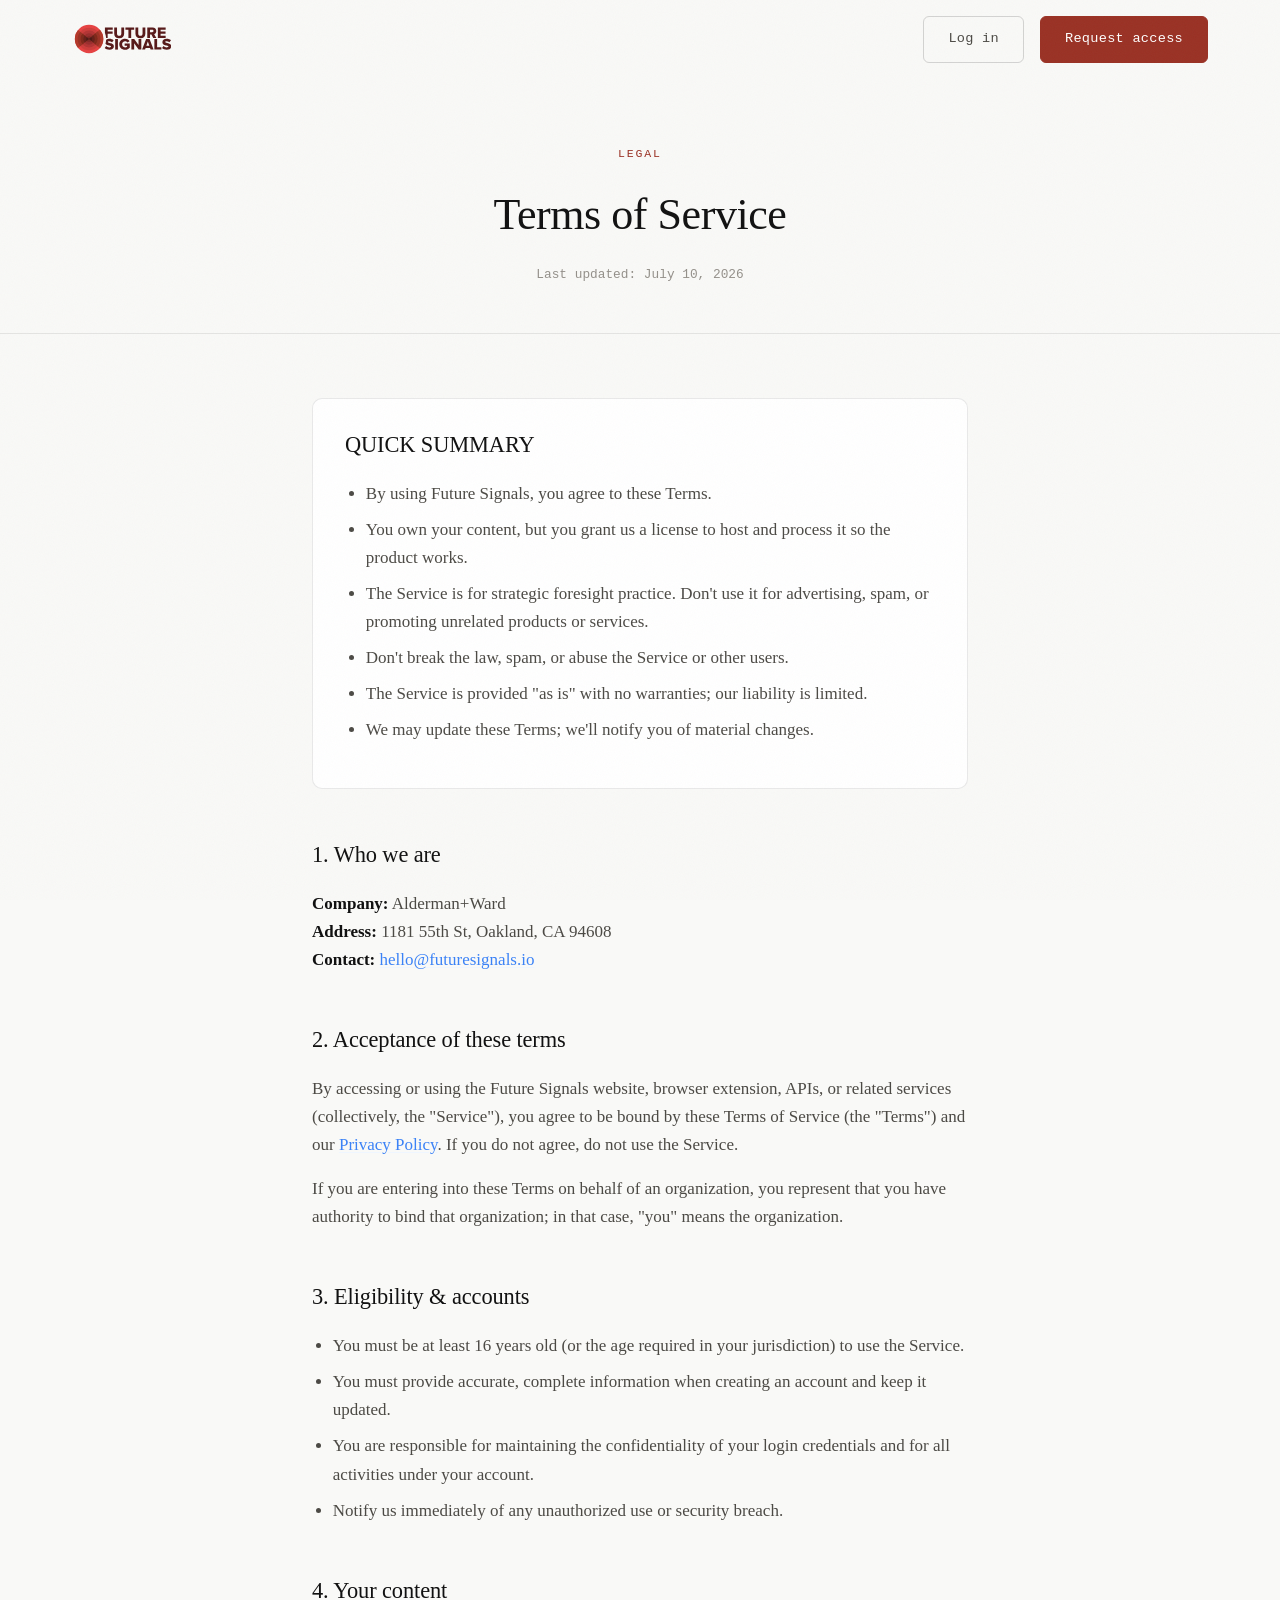
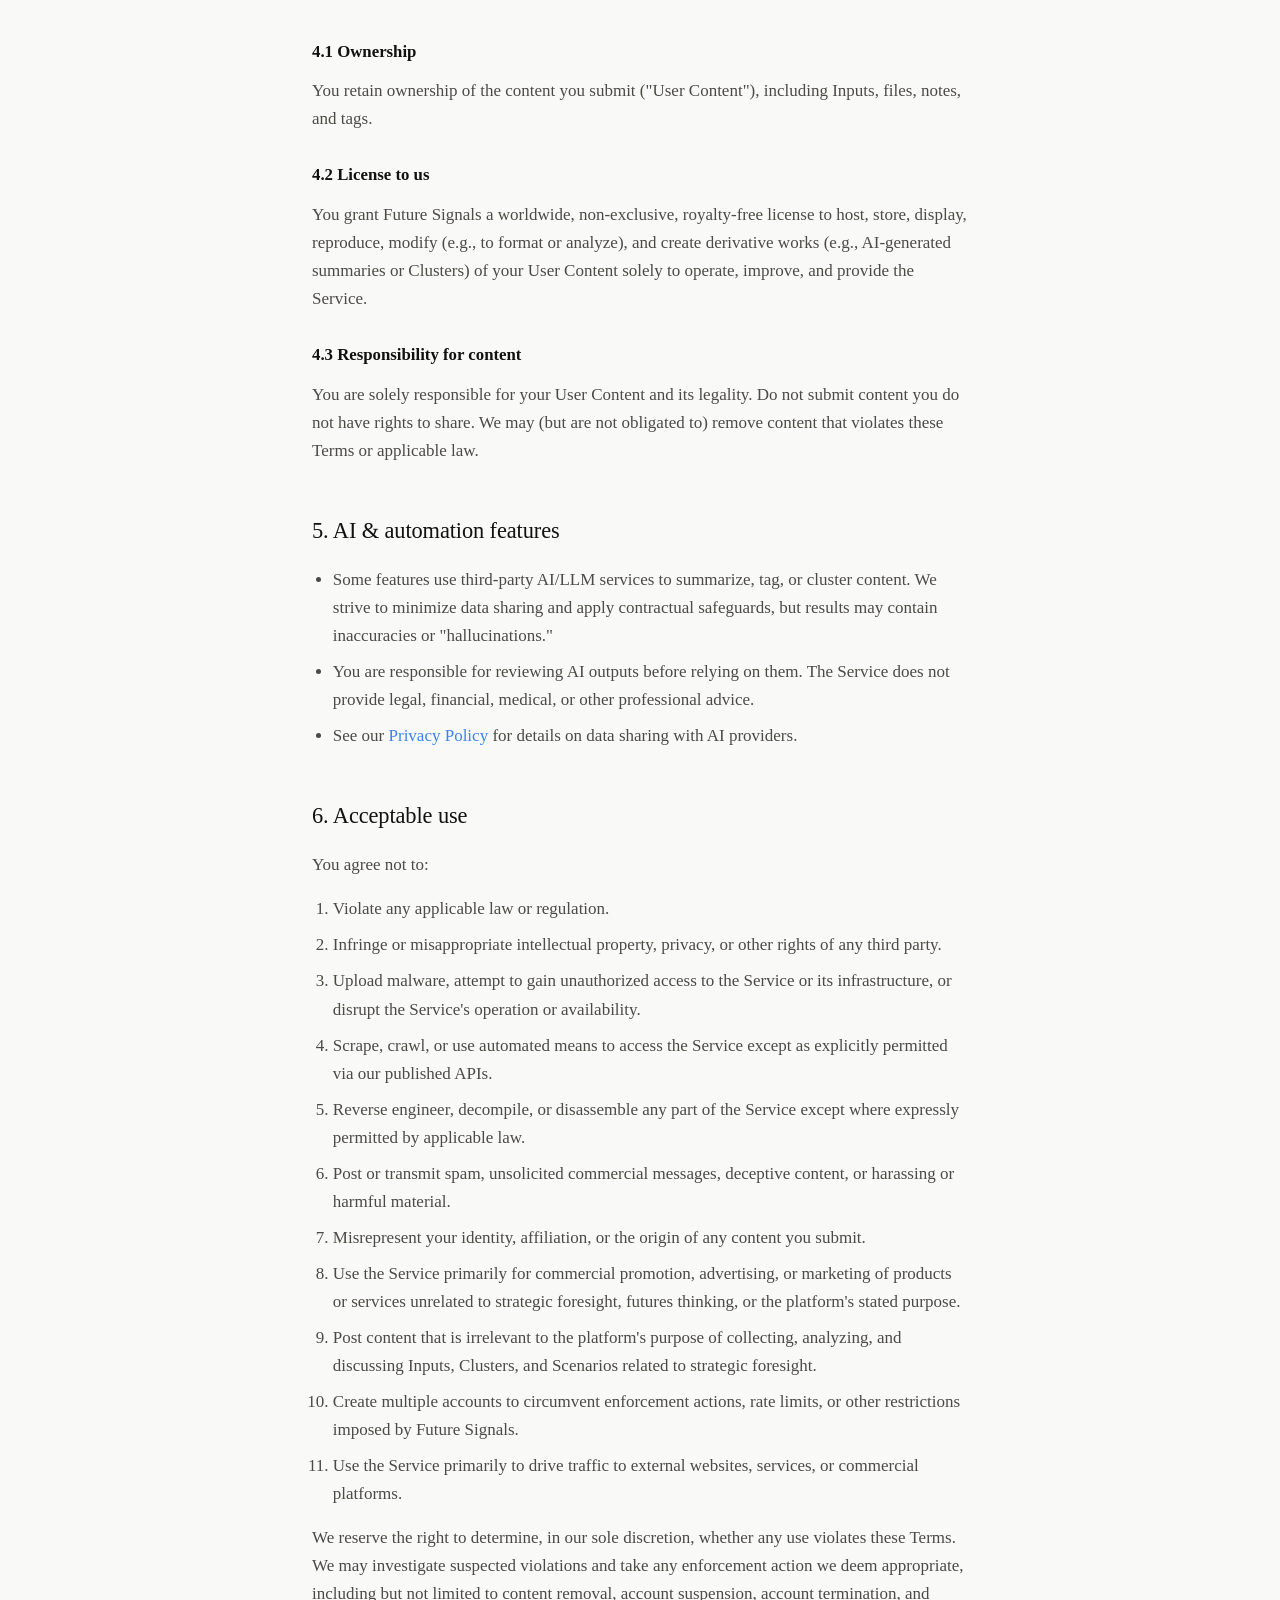
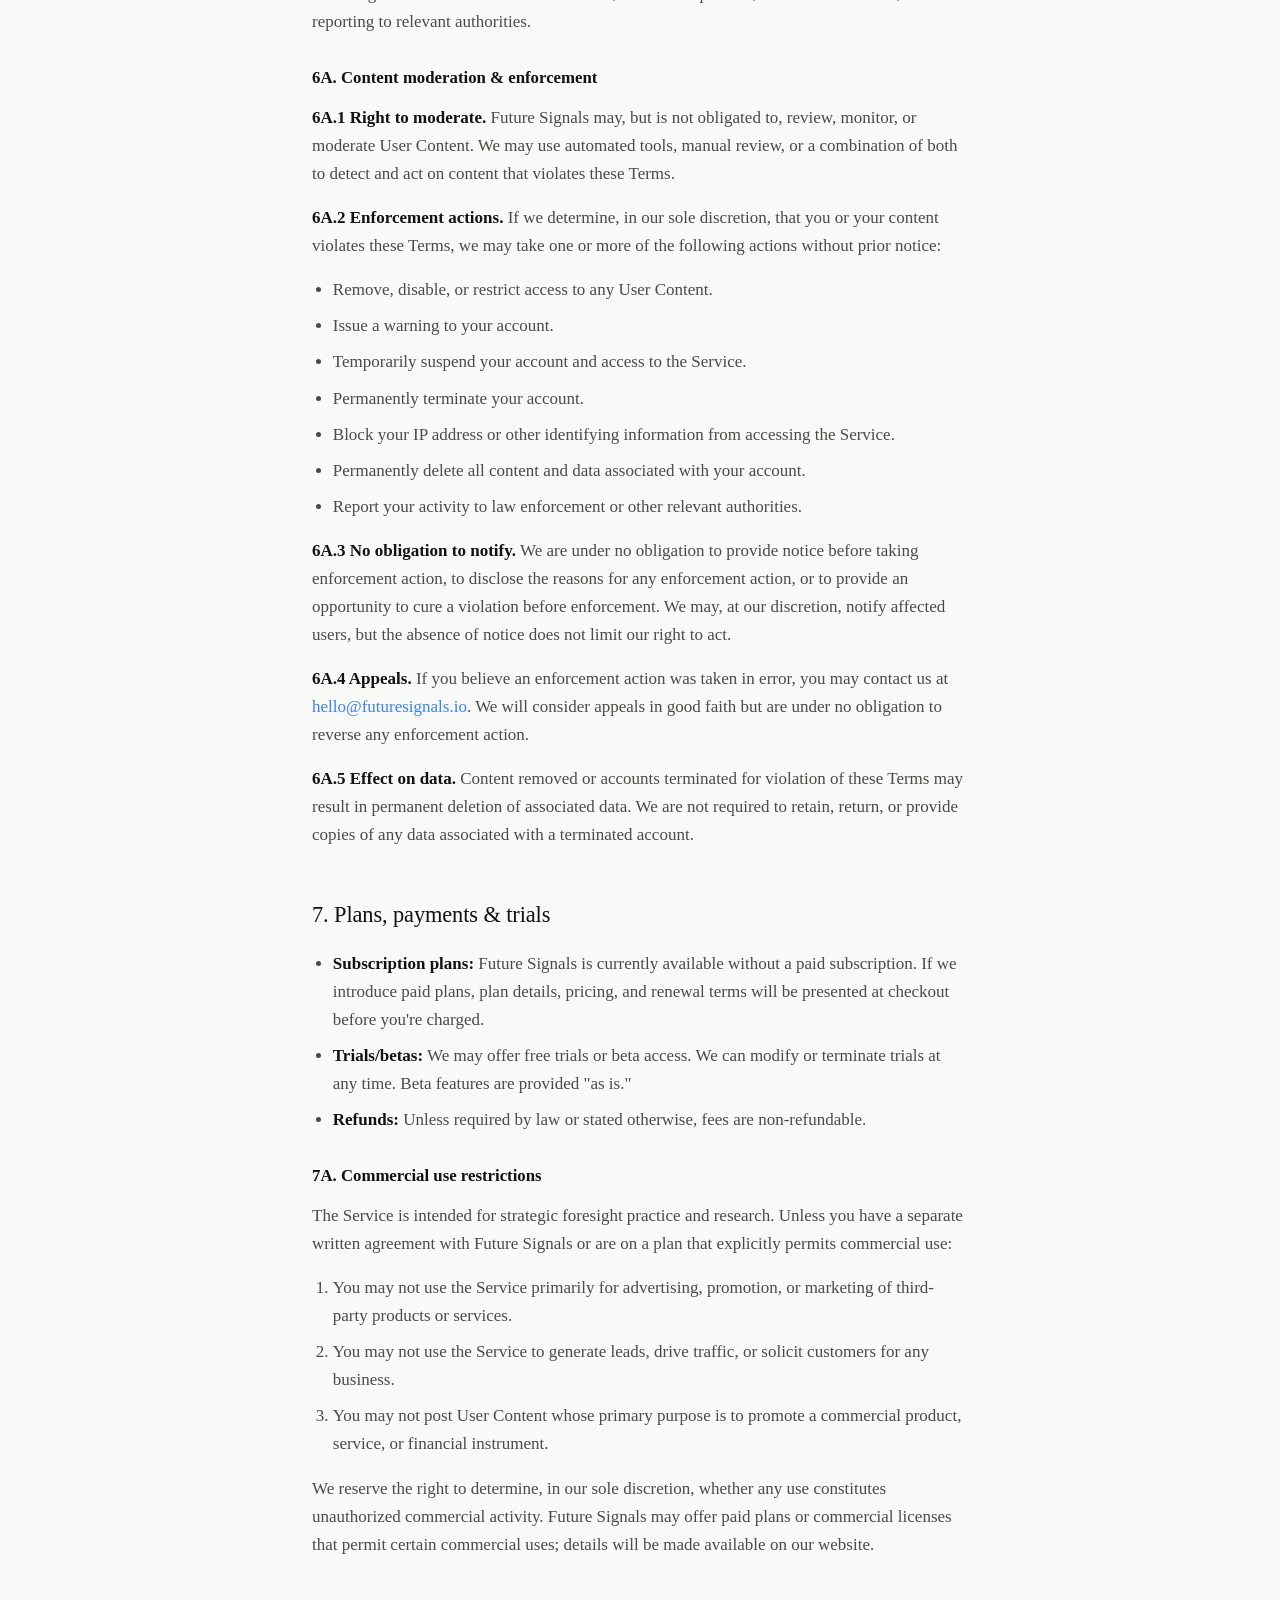
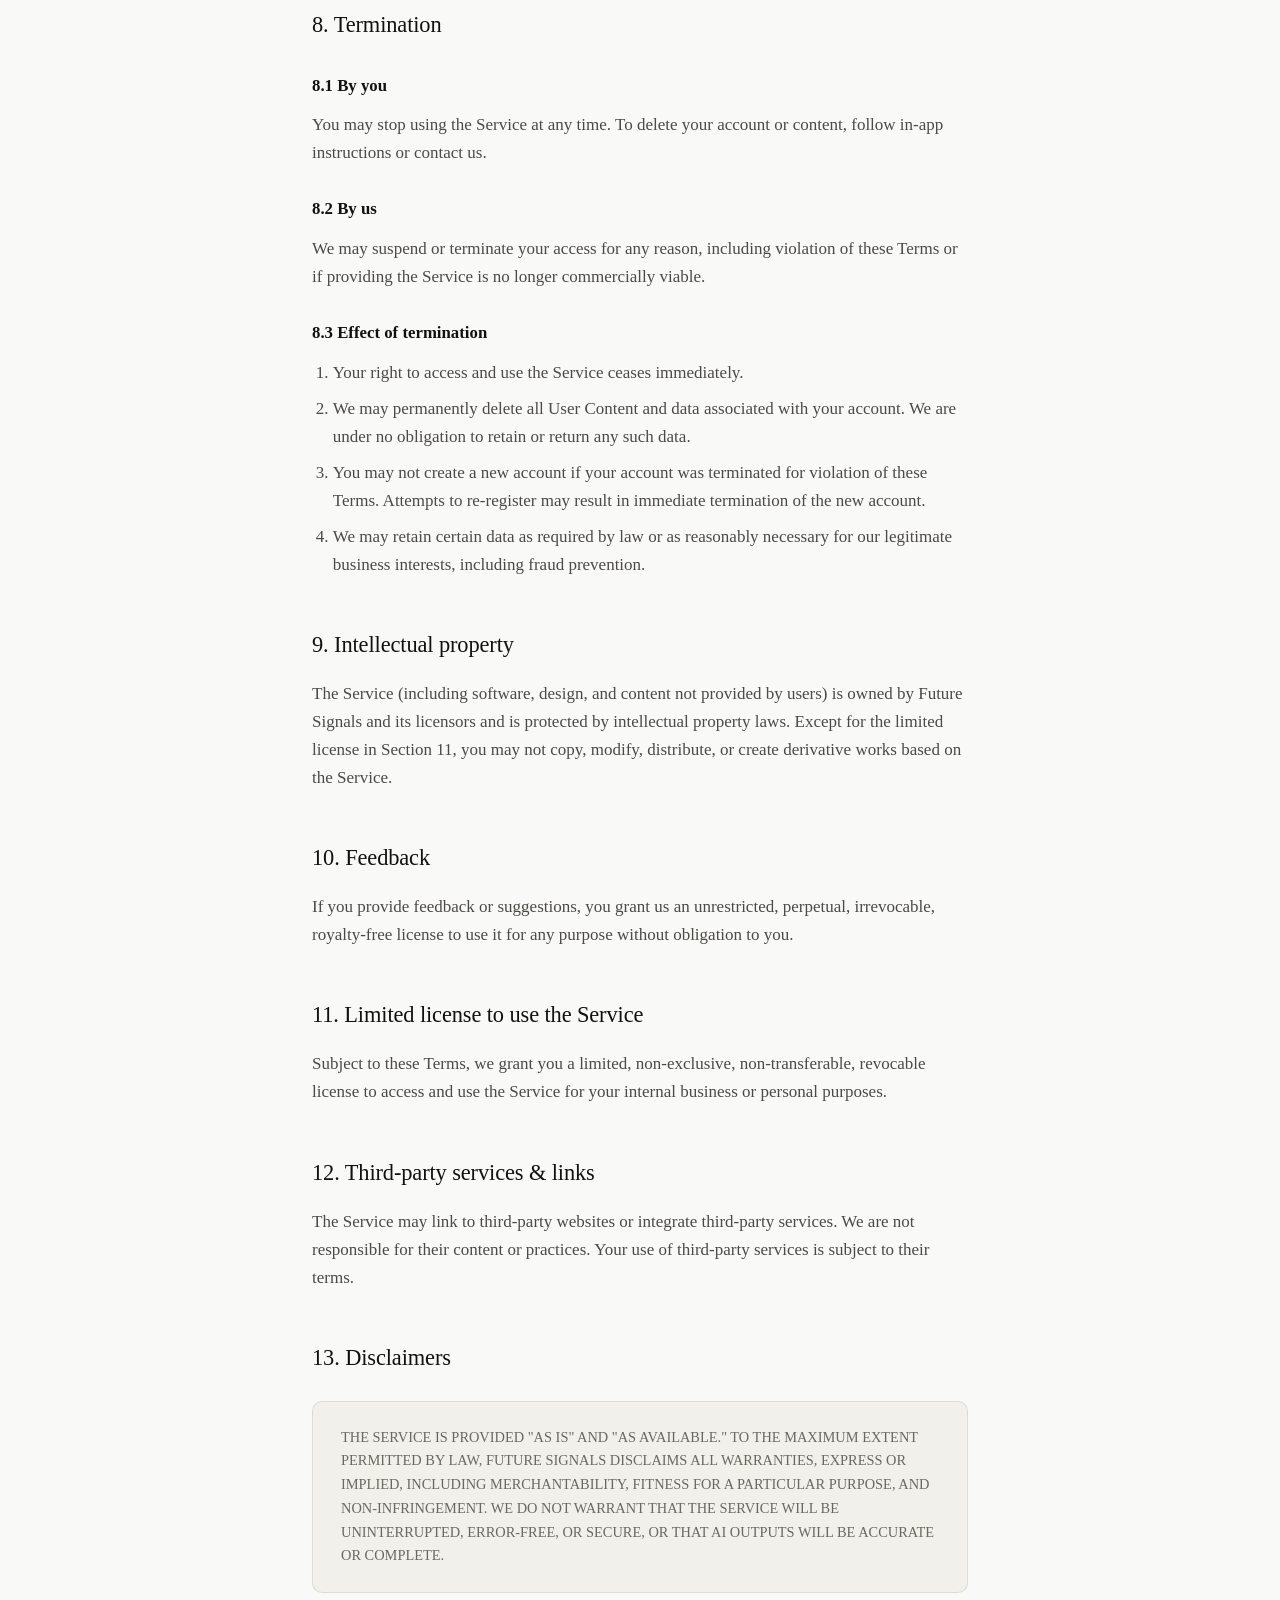
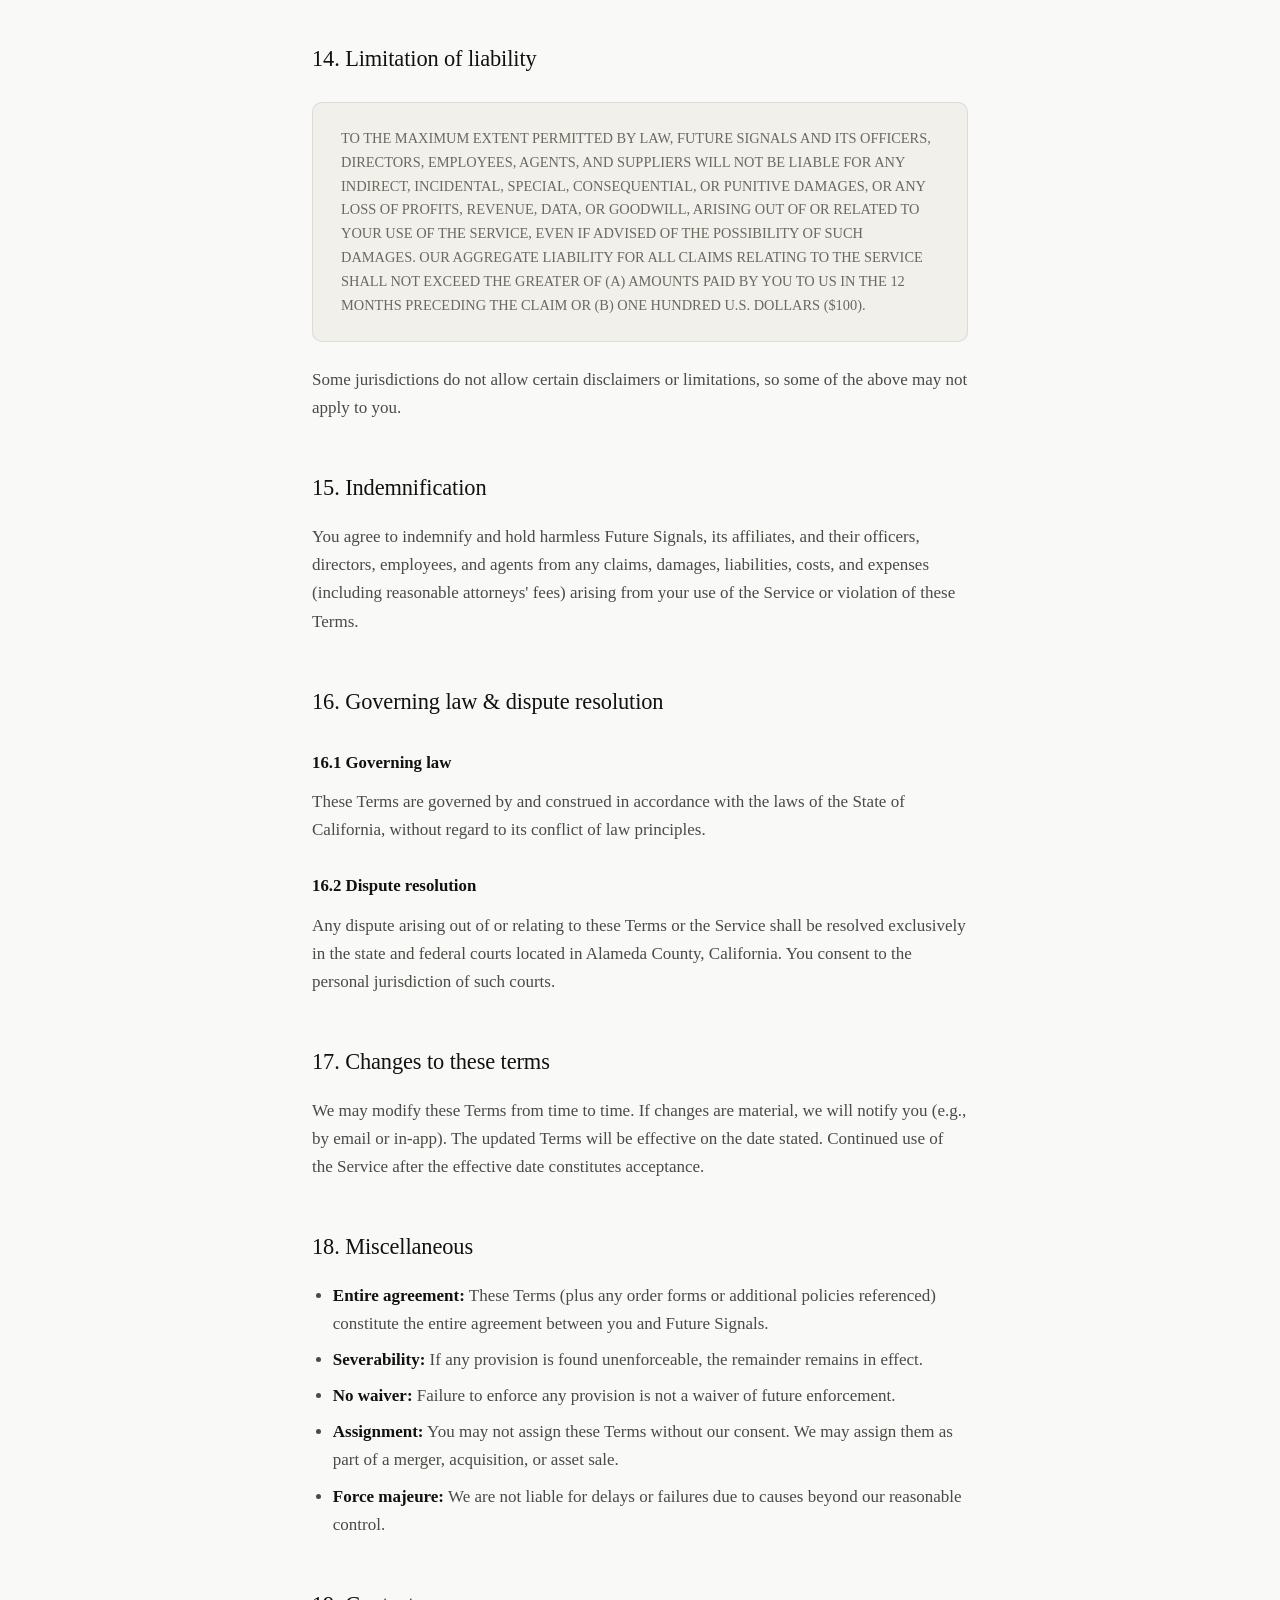
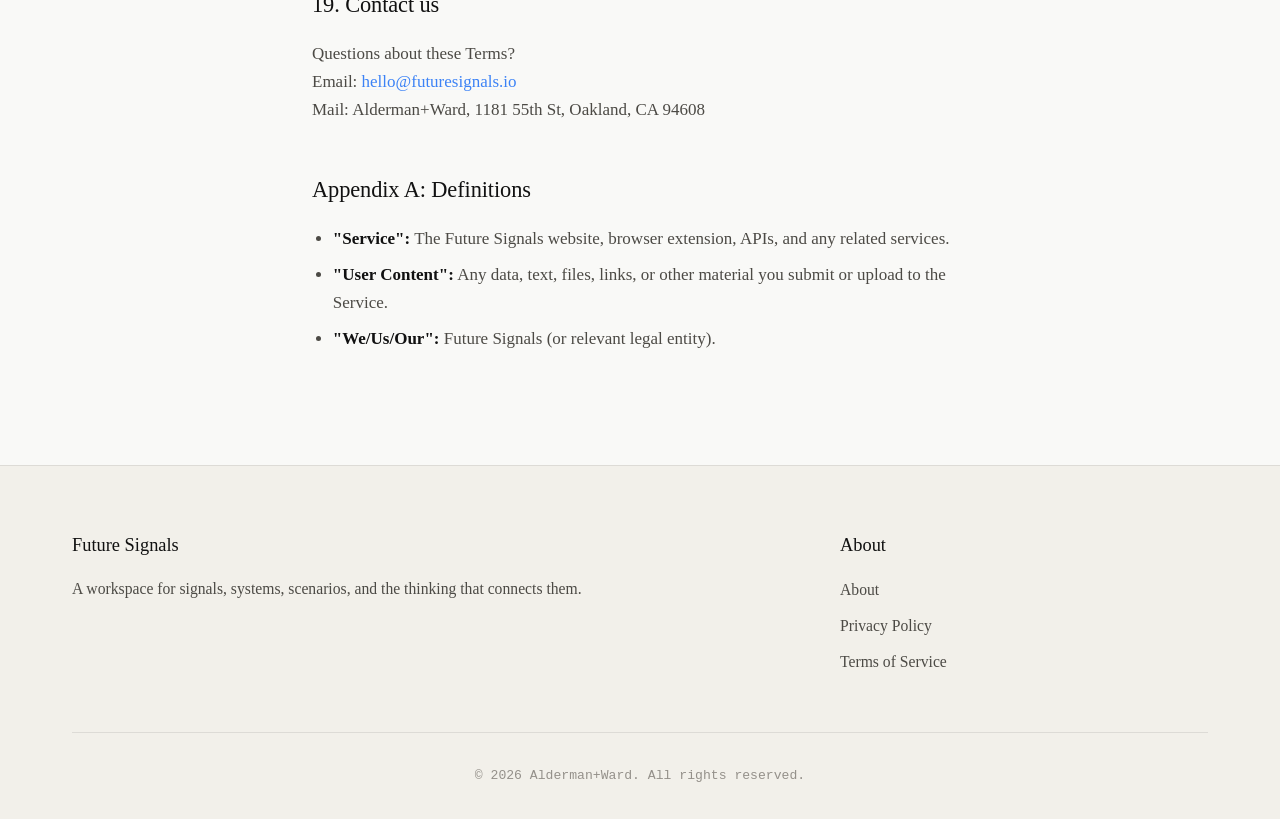
<file: terms-of-service.html>
<!DOCTYPE html>
<html lang="en">

<head>
    <meta charset="UTF-8">
    <meta name="viewport" content="width=device-width, initial-scale=1.0">
    <title>Terms of Service — Future Signals</title>
    <meta name="description"
        content="The terms that govern your use of Future Signals." />
    <link rel="canonical" href="https://futuresignals.io/terms-of-service.html" />
    <meta name="robots" content="index, follow" />

    <meta property="og:type" content="website" />
    <meta property="og:site_name" content="Future Signals" />
    <meta property="og:title" content="Terms of Service — Future Signals" />
    <meta property="og:description" content="The terms that govern your use of Future Signals." />
    <meta property="og:url" content="https://futuresignals.io/terms-of-service.html" />

    <meta name="theme-color" content="#F9F9F7" />
    <link rel="icon" type="image/png" href="favicon/favicon-96x96.png" sizes="96x96" />
    <link rel="icon" type="image/svg+xml" href="favicon/favicon.svg" />
    <link rel="shortcut icon" href="favicon/favicon.ico" />
    <link rel="apple-touch-icon" sizes="180x180" href="favicon/apple-touch-icon.png" />
    <meta name="apple-mobile-web-app-title" content="Future Signals" />
    <link rel="manifest" href="favicon/site.webmanifest" />
    <link rel="stylesheet" href="styles.css" />

    <!-- GA4 base tag -->
    <script async src="https://www.googletagmanager.com/gtag/js?id=G-RRVXQ587R2"></script>
    <script>
        window.dataLayer = window.dataLayer || [];
        function gtag() { dataLayer.push(arguments); }
        window.FS_ENV = 'prod';
        gtag('js', new Date());
        gtag('config', 'G-RRVXQ587R2', {
            'send_page_view': true,
            'custom_map': { 'dimension1': 'env' },
            'linker': { 'domains': ['futuresignals.io', 'app.futuresignals.io'] }
        });
        gtag('set', 'user_properties', { env: window.FS_ENV });
    </script>
</head>

<body>
    <!-- Navigation -->
    <nav class="navbar">
        <div class="nav-container">
            <a href="index.html" class="logo"><img src="images/future_signals_logo_light.svg" alt="Future Signals"></a>
            <div class="nav-buttons">
                <a href="https://app.futuresignals.io/log-in" class="btn btn-outline">Log in</a>
                <a href="mailto:sam@aldermanandward.com?subject=Future%20Signals%20access%20request"
                    class="btn btn-primary">Request access</a>
            </div>
        </div>
    </nav>

    <!-- Page header -->
    <section class="legal-hero">
        <div class="container">
            <span class="eyebrow">Legal</span>
            <h1>Terms of Service</h1>
            <p class="legal-updated">Last updated: July 10, 2026</p>
        </div>
    </section>

    <!-- Document body -->
    <article class="legal-body">

        <div class="legal-summary">
            <h2>Quick summary</h2>
            <ul>
                <li>By using Future Signals, you agree to these Terms.</li>
                <li>You own your content, but you grant us a license to host and process it so the product works.</li>
                <li>The Service is for strategic foresight practice. Don't use it for advertising, spam, or promoting unrelated products or services.</li>
                <li>Don't break the law, spam, or abuse the Service or other users.</li>
                <li>The Service is provided "as is" with no warranties; our liability is limited.</li>
                <li>We may update these Terms; we'll notify you of material changes.</li>
            </ul>
        </div>

        <h2>1. Who we are</h2>
        <p><strong>Company:</strong> Alderman+Ward<br>
            <strong>Address:</strong> 1181 55th St, Oakland, CA 94608<br>
            <strong>Contact:</strong> <a href="mailto:hello@futuresignals.io">hello@futuresignals.io</a></p>

        <h2>2. Acceptance of these terms</h2>
        <p>By accessing or using the Future Signals website, browser extension, APIs, or related services (collectively, the "Service"), you agree to be bound by these Terms of Service (the "Terms") and our <a href="privacy-policy.html">Privacy Policy</a>. If you do not agree, do not use the Service.</p>
        <p>If you are entering into these Terms on behalf of an organization, you represent that you have authority to bind that organization; in that case, "you" means the organization.</p>

        <h2>3. Eligibility &amp; accounts</h2>
        <ul>
            <li>You must be at least 16 years old (or the age required in your jurisdiction) to use the Service.</li>
            <li>You must provide accurate, complete information when creating an account and keep it updated.</li>
            <li>You are responsible for maintaining the confidentiality of your login credentials and for all activities under your account.</li>
            <li>Notify us immediately of any unauthorized use or security breach.</li>
        </ul>

        <h2>4. Your content</h2>

        <h3>4.1 Ownership</h3>
        <p>You retain ownership of the content you submit ("User Content"), including Inputs, files, notes, and tags.</p>

        <h3>4.2 License to us</h3>
        <p>You grant Future Signals a worldwide, non-exclusive, royalty-free license to host, store, display, reproduce, modify (e.g., to format or analyze), and create derivative works (e.g., AI-generated summaries or Clusters) of your User Content solely to operate, improve, and provide the Service.</p>

        <h3>4.3 Responsibility for content</h3>
        <p>You are solely responsible for your User Content and its legality. Do not submit content you do not have rights to share. We may (but are not obligated to) remove content that violates these Terms or applicable law.</p>

        <h2>5. AI &amp; automation features</h2>
        <ul>
            <li>Some features use third-party AI/LLM services to summarize, tag, or cluster content. We strive to minimize data sharing and apply contractual safeguards, but results may contain inaccuracies or "hallucinations."</li>
            <li>You are responsible for reviewing AI outputs before relying on them. The Service does not provide legal, financial, medical, or other professional advice.</li>
            <li>See our <a href="privacy-policy.html">Privacy Policy</a> for details on data sharing with AI providers.</li>
        </ul>

        <h2>6. Acceptable use</h2>
        <p>You agree not to:</p>
        <ol>
            <li>Violate any applicable law or regulation.</li>
            <li>Infringe or misappropriate intellectual property, privacy, or other rights of any third party.</li>
            <li>Upload malware, attempt to gain unauthorized access to the Service or its infrastructure, or disrupt the Service's operation or availability.</li>
            <li>Scrape, crawl, or use automated means to access the Service except as explicitly permitted via our published APIs.</li>
            <li>Reverse engineer, decompile, or disassemble any part of the Service except where expressly permitted by applicable law.</li>
            <li>Post or transmit spam, unsolicited commercial messages, deceptive content, or harassing or harmful material.</li>
            <li>Misrepresent your identity, affiliation, or the origin of any content you submit.</li>
            <li>Use the Service primarily for commercial promotion, advertising, or marketing of products or services unrelated to strategic foresight, futures thinking, or the platform's stated purpose.</li>
            <li>Post content that is irrelevant to the platform's purpose of collecting, analyzing, and discussing Inputs, Clusters, and Scenarios related to strategic foresight.</li>
            <li>Create multiple accounts to circumvent enforcement actions, rate limits, or other restrictions imposed by Future Signals.</li>
            <li>Use the Service primarily to drive traffic to external websites, services, or commercial platforms.</li>
        </ol>
        <p>We reserve the right to determine, in our sole discretion, whether any use violates these Terms. We may investigate suspected violations and take any enforcement action we deem appropriate, including but not limited to content removal, account suspension, account termination, and reporting to relevant authorities.</p>

        <h3>6A. Content moderation &amp; enforcement</h3>

        <p><strong>6A.1 Right to moderate.</strong> Future Signals may, but is not obligated to, review, monitor, or moderate User Content. We may use automated tools, manual review, or a combination of both to detect and act on content that violates these Terms.</p>

        <p><strong>6A.2 Enforcement actions.</strong> If we determine, in our sole discretion, that you or your content violates these Terms, we may take one or more of the following actions without prior notice:</p>
        <ul>
            <li>Remove, disable, or restrict access to any User Content.</li>
            <li>Issue a warning to your account.</li>
            <li>Temporarily suspend your account and access to the Service.</li>
            <li>Permanently terminate your account.</li>
            <li>Block your IP address or other identifying information from accessing the Service.</li>
            <li>Permanently delete all content and data associated with your account.</li>
            <li>Report your activity to law enforcement or other relevant authorities.</li>
        </ul>

        <p><strong>6A.3 No obligation to notify.</strong> We are under no obligation to provide notice before taking enforcement action, to disclose the reasons for any enforcement action, or to provide an opportunity to cure a violation before enforcement. We may, at our discretion, notify affected users, but the absence of notice does not limit our right to act.</p>

        <p><strong>6A.4 Appeals.</strong> If you believe an enforcement action was taken in error, you may contact us at <a href="mailto:hello@futuresignals.io">hello@futuresignals.io</a>. We will consider appeals in good faith but are under no obligation to reverse any enforcement action.</p>

        <p><strong>6A.5 Effect on data.</strong> Content removed or accounts terminated for violation of these Terms may result in permanent deletion of associated data. We are not required to retain, return, or provide copies of any data associated with a terminated account.</p>

        <h2>7. Plans, payments &amp; trials</h2>
        <ul>
            <li><strong>Subscription plans:</strong> Future Signals is currently available without a paid subscription. If we introduce paid plans, plan details, pricing, and renewal terms will be presented at checkout before you're charged.</li>
            <li><strong>Trials/betas:</strong> We may offer free trials or beta access. We can modify or terminate trials at any time. Beta features are provided "as is."</li>
            <li><strong>Refunds:</strong> Unless required by law or stated otherwise, fees are non-refundable.</li>
        </ul>

        <h3>7A. Commercial use restrictions</h3>
        <p>The Service is intended for strategic foresight practice and research. Unless you have a separate written agreement with Future Signals or are on a plan that explicitly permits commercial use:</p>
        <ol>
            <li>You may not use the Service primarily for advertising, promotion, or marketing of third-party products or services.</li>
            <li>You may not use the Service to generate leads, drive traffic, or solicit customers for any business.</li>
            <li>You may not post User Content whose primary purpose is to promote a commercial product, service, or financial instrument.</li>
        </ol>
        <p>We reserve the right to determine, in our sole discretion, whether any use constitutes unauthorized commercial activity. Future Signals may offer paid plans or commercial licenses that permit certain commercial uses; details will be made available on our website.</p>

        <h2>8. Termination</h2>

        <h3>8.1 By you</h3>
        <p>You may stop using the Service at any time. To delete your account or content, follow in-app instructions or contact us.</p>

        <h3>8.2 By us</h3>
        <p>We may suspend or terminate your access for any reason, including violation of these Terms or if providing the Service is no longer commercially viable.</p>

        <h3>8.3 Effect of termination</h3>
        <ol>
            <li>Your right to access and use the Service ceases immediately.</li>
            <li>We may permanently delete all User Content and data associated with your account. We are under no obligation to retain or return any such data.</li>
            <li>You may not create a new account if your account was terminated for violation of these Terms. Attempts to re-register may result in immediate termination of the new account.</li>
            <li>We may retain certain data as required by law or as reasonably necessary for our legitimate business interests, including fraud prevention.</li>
        </ol>

        <h2>9. Intellectual property</h2>
        <p>The Service (including software, design, and content not provided by users) is owned by Future Signals and its licensors and is protected by intellectual property laws. Except for the limited license in Section 11, you may not copy, modify, distribute, or create derivative works based on the Service.</p>

        <h2>10. Feedback</h2>
        <p>If you provide feedback or suggestions, you grant us an unrestricted, perpetual, irrevocable, royalty-free license to use it for any purpose without obligation to you.</p>

        <h2>11. Limited license to use the Service</h2>
        <p>Subject to these Terms, we grant you a limited, non-exclusive, non-transferable, revocable license to access and use the Service for your internal business or personal purposes.</p>

        <h2>12. Third-party services &amp; links</h2>
        <p>The Service may link to third-party websites or integrate third-party services. We are not responsible for their content or practices. Your use of third-party services is subject to their terms.</p>

        <h2>13. Disclaimers</h2>
        <div class="legal-callout">
            <p>THE SERVICE IS PROVIDED "AS IS" AND "AS AVAILABLE." TO THE MAXIMUM EXTENT PERMITTED BY LAW, FUTURE SIGNALS DISCLAIMS ALL WARRANTIES, EXPRESS OR IMPLIED, INCLUDING MERCHANTABILITY, FITNESS FOR A PARTICULAR PURPOSE, AND NON-INFRINGEMENT. WE DO NOT WARRANT THAT THE SERVICE WILL BE UNINTERRUPTED, ERROR-FREE, OR SECURE, OR THAT AI OUTPUTS WILL BE ACCURATE OR COMPLETE.</p>
        </div>

        <h2>14. Limitation of liability</h2>
        <div class="legal-callout">
            <p>TO THE MAXIMUM EXTENT PERMITTED BY LAW, FUTURE SIGNALS AND ITS OFFICERS, DIRECTORS, EMPLOYEES, AGENTS, AND SUPPLIERS WILL NOT BE LIABLE FOR ANY INDIRECT, INCIDENTAL, SPECIAL, CONSEQUENTIAL, OR PUNITIVE DAMAGES, OR ANY LOSS OF PROFITS, REVENUE, DATA, OR GOODWILL, ARISING OUT OF OR RELATED TO YOUR USE OF THE SERVICE, EVEN IF ADVISED OF THE POSSIBILITY OF SUCH DAMAGES. OUR AGGREGATE LIABILITY FOR ALL CLAIMS RELATING TO THE SERVICE SHALL NOT EXCEED THE GREATER OF (A) AMOUNTS PAID BY YOU TO US IN THE 12 MONTHS PRECEDING THE CLAIM OR (B) ONE HUNDRED U.S. DOLLARS ($100).</p>
        </div>
        <p>Some jurisdictions do not allow certain disclaimers or limitations, so some of the above may not apply to you.</p>

        <h2>15. Indemnification</h2>
        <p>You agree to indemnify and hold harmless Future Signals, its affiliates, and their officers, directors, employees, and agents from any claims, damages, liabilities, costs, and expenses (including reasonable attorneys' fees) arising from your use of the Service or violation of these Terms.</p>

        <h2>16. Governing law &amp; dispute resolution</h2>

        <h3>16.1 Governing law</h3>
        <p>These Terms are governed by and construed in accordance with the laws of the State of California, without regard to its conflict of law principles.</p>

        <h3>16.2 Dispute resolution</h3>
        <p>Any dispute arising out of or relating to these Terms or the Service shall be resolved exclusively in the state and federal courts located in Alameda County, California. You consent to the personal jurisdiction of such courts.</p>

        <h2>17. Changes to these terms</h2>
        <p>We may modify these Terms from time to time. If changes are material, we will notify you (e.g., by email or in-app). The updated Terms will be effective on the date stated. Continued use of the Service after the effective date constitutes acceptance.</p>

        <h2>18. Miscellaneous</h2>
        <ul>
            <li><strong>Entire agreement:</strong> These Terms (plus any order forms or additional policies referenced) constitute the entire agreement between you and Future Signals.</li>
            <li><strong>Severability:</strong> If any provision is found unenforceable, the remainder remains in effect.</li>
            <li><strong>No waiver:</strong> Failure to enforce any provision is not a waiver of future enforcement.</li>
            <li><strong>Assignment:</strong> You may not assign these Terms without our consent. We may assign them as part of a merger, acquisition, or asset sale.</li>
            <li><strong>Force majeure:</strong> We are not liable for delays or failures due to causes beyond our reasonable control.</li>
        </ul>

        <h2>19. Contact us</h2>
        <p class="legal-contact">Questions about these Terms?<br>
            Email: <a href="mailto:hello@futuresignals.io">hello@futuresignals.io</a><br>
            Mail: Alderman+Ward, 1181 55th St, Oakland, CA 94608</p>

        <h2>Appendix A: Definitions</h2>
        <ul>
            <li><strong>"Service":</strong> The Future Signals website, browser extension, APIs, and any related services.</li>
            <li><strong>"User Content":</strong> Any data, text, files, links, or other material you submit or upload to the Service.</li>
            <li><strong>"We/Us/Our":</strong> Future Signals (or relevant legal entity).</li>
        </ul>

    </article>

    <!-- Footer -->
    <footer class="footer">
        <div class="container">
            <div class="footer-content">
                <div class="footer-section">
                    <h3>Future Signals</h3>
                    <p>A workspace for signals, systems, scenarios, and the thinking that connects them.</p>
                </div>
                <div class="footer-section">
                    <h3>About</h3>
                    <ul class="footer-links">
                        <li><a href="https://aldermanandward.com">About</a></li>
                        <li><a href="privacy-policy.html">Privacy Policy</a></li>
                        <li><a href="terms-of-service.html">Terms of Service</a></li>
                    </ul>
                </div>
            </div>
            <div class="footer-bottom">
                <p>&copy; 2026 Alderman+Ward. All rights reserved.</p>
            </div>
        </div>
    </footer>

    <script>
        window.addEventListener('scroll', () => {
            const navbar = document.querySelector('.navbar');
            navbar.classList.toggle('scrolled', window.scrollY > 40);
        });
    </script>
</body>

</html>
</file>
<file: styles.css>
* {
    margin: 0;
    padding: 0;
    box-sizing: border-box;
}

:root {
    /* Tokens measured directly from the live app (app.futuresignals.io) */
    --bg: #F9F9F7;
    --surface: #FFFFFF;
    --surface-2: #F2F0EA;
    --border: rgba(17, 17, 17, 0.09);
    --border-strong: rgba(17, 17, 17, 0.16);
    --text-heading: #111111;
    --text-body: #4C4A45;
    --text-muted: #6B6860;
    --text-dim: #94908A;

    /* Brand mark colors — from the actual logo ring gradient */
    --maroon: #9A3124;
    --maroon-deep: #4C1916;
    --maroon-bright: #E64242;
    --maroon-soft: rgba(154, 49, 36, 0.08);

    /* App interaction colors — matched to real buttons/links */
    --blue: #3B82F6;
    --blue-hover: #2563EB;
    --blue-soft: #EFF6FF;

    --font-serif: "Newsreader", Georgia, "Times New Roman", serif;
    --font-sans: -apple-system, "system-ui", "Helvetica Neue", system-ui, sans-serif;
    --font-mono: ui-monospace, "SF Mono", Menlo, Consolas, monospace;
}

body {
    font-family: var(--font-serif);
    font-size: 1.0625rem;
    line-height: 1.65;
    color: var(--text-body);
    background: var(--bg);
    overflow-x: hidden;
}

/* Paper grain — barely there, gives the page a physical quality */
body::after {
    content: '';
    position: fixed;
    inset: 0;
    z-index: 9999;
    pointer-events: none;
    opacity: 0.035;
    background-image: url("data:image/svg+xml,%3Csvg xmlns='http://www.w3.org/2000/svg' width='160' height='160'%3E%3Cfilter id='n'%3E%3CfeTurbulence type='fractalNoise' baseFrequency='0.9' numOctaves='2'/%3E%3C/filter%3E%3Crect width='160' height='160' filter='url(%23n)'/%3E%3C/svg%3E");
}

a {
    color: inherit;
}

::selection {
    background: var(--maroon-soft);
    color: var(--maroon-deep);
}

/* Shared structural devices */
.eyebrow {
    display: block;
    text-align: center;
    font-family: var(--font-mono);
    font-size: 0.72rem;
    letter-spacing: 0.16em;
    text-transform: uppercase;
    color: var(--maroon);
    margin-bottom: 1rem;
}

.title-rule {
    width: 44px;
    height: 2px;
    background: var(--maroon);
    margin: 0 auto 3rem;
}

/* Navigation */
.navbar {
    position: fixed;
    top: 0;
    left: 0;
    right: 0;
    background: rgba(249, 249, 247, 0.92);
    backdrop-filter: blur(16px);
    border-bottom: 1px solid transparent;
    z-index: 1000;
    padding: 1rem 0;
    transition: all 0.3s ease;
}

.navbar.scrolled {
    border-bottom-color: var(--border);
}

.nav-container {
    max-width: 1200px;
    margin: 0 auto;
    display: flex;
    justify-content: space-between;
    align-items: center;
    padding: 0 2rem;
}

.logo {
    display: block;
    text-decoration: none;
}

.logo img {
    height: 34px;
    width: auto;
    display: block;
}

.nav-buttons {
    display: flex;
    gap: 1rem;
    align-items: center;
}

.btn {
    padding: 0.7rem 1.5rem;
    border-radius: 6px;
    text-decoration: none;
    font-family: var(--font-mono);
    font-weight: 500;
    letter-spacing: 0.02em;
    transition: all 0.2s ease;
    border: 1px solid transparent;
    cursor: pointer;
    font-size: 0.85rem;
    display: inline-block;
}

.btn-outline {
    color: var(--text-body);
    border-color: var(--border-strong);
    background: transparent;
}

.btn-outline:hover {
    border-color: var(--maroon);
    color: var(--text-heading);
}

.btn-primary {
    background: var(--maroon);
    color: #FFFFFF;
    border-color: var(--maroon);
}

.btn-primary:hover {
    background: var(--maroon-deep);
    border-color: var(--maroon-deep);
    transform: translateY(-1px);
}

/* Hero Section */
.hero {
    min-height: 100vh;
    display: flex;
    align-items: center;
    justify-content: center;
    position: relative;
    background: var(--bg);
    overflow: hidden;
    flex-direction: column;
    gap: 2rem;
    padding-top: 6rem;
}

.hero::before {
    content: '';
    position: absolute;
    inset: 0;
    background-image:
        linear-gradient(rgba(17, 17, 17, 0.06) 1px, transparent 1px),
        linear-gradient(90deg, rgba(17, 17, 17, 0.06) 1px, transparent 1px);
    background-size: 64px 64px;
    -webkit-mask-image: radial-gradient(ellipse 60% 50% at center, black 0%, transparent 75%);
    mask-image: radial-gradient(ellipse 60% 50% at center, black 0%, transparent 75%);
}

.hero-content {
    text-align: center;
    max-width: 820px;
    padding: 2rem;
    position: relative;
    z-index: 2;
}

.hero-content .eyebrow {
    opacity: 0;
    animation: slideUp 0.8s ease-out 0.2s forwards;
}

.hero h1 {
    font-family: var(--font-serif);
    font-size: clamp(2.8rem, 6.5vw, 4.8rem);
    font-weight: 500;
    color: var(--text-heading);
    margin-bottom: 1.5rem;
    line-height: 1.08;
    letter-spacing: -0.015em;
    opacity: 0;
    animation: slideUp 1s ease-out 0.5s forwards;
}

.hero h1 em {
    font-style: italic;
    font-weight: 400;
    color: var(--maroon);
}

.hero .subtitle {
    font-size: 1.2rem;
    color: var(--text-body);
    margin-bottom: 2.5rem;
    max-width: 640px;
    margin-left: auto;
    margin-right: auto;
    opacity: 0;
    animation: slideUp 1s ease-out 0.8s forwards;
}

.hero .btn-primary {
    font-size: 0.95rem;
    padding: 0.95rem 2.25rem;
    opacity: 0;
    animation: slideUp 1s ease-out 1.1s forwards;
}

.hero-caption {
    font-family: var(--font-mono);
    font-size: 0.78rem;
    letter-spacing: 0.02em;
    color: var(--text-dim);
    margin-top: 1rem;
    opacity: 0;
    animation: slideUp 1s ease-out 1.3s forwards;
}

@keyframes slideUp {
    from {
        opacity: 0;
        transform: translateY(30px);
    }

    to {
        opacity: 1;
        transform: translateY(0);
    }
}

/* Hero image appears under headings and fades to transparent */
.hero-image {
    width: min(1100px, 92vw);
    margin: 1rem auto 0;
    position: relative;
    z-index: 2;
    opacity: 0;
    animation: slideUp 1s ease-out 1.5s forwards;
}

.hero-image img {
    display: block;
    width: 100%;
    height: auto;
    -webkit-mask-image: linear-gradient(to bottom, rgba(0, 0, 0, 1) 65%, rgba(0, 0, 0, 0) 100%);
    mask-image: linear-gradient(to bottom, rgba(0, 0, 0, 1) 65%, rgba(0, 0, 0, 0) 100%);
    position: relative;
    z-index: 1;
    border: 1px solid var(--border);
    border-radius: 10px;
}

.frame-corner {
    position: absolute;
    width: 22px;
    height: 22px;
    border-color: var(--maroon);
    border-style: solid;
    z-index: 3;
    pointer-events: none;
}

.corner-tl {
    top: -10px;
    left: -10px;
    border-width: 1.5px 0 0 1.5px;
}

.corner-br {
    bottom: -10px;
    right: -10px;
    border-width: 0 1.5px 1.5px 0;
}

/* Sections */
.section {
    padding: 7rem 0;
    position: relative;
}

.container {
    max-width: 1200px;
    margin: 0 auto;
    padding: 0 2rem;
}

.section-title {
    text-align: center;
    font-family: var(--font-serif);
    font-size: clamp(2rem, 4vw, 2.75rem);
    font-weight: 500;
    color: var(--text-heading);
    margin-bottom: 1.25rem;
    letter-spacing: -0.01em;
    line-height: 1.15;
}

.section-subtitle {
    text-align: center;
    font-size: 1.1rem;
    color: var(--text-body);
    margin-bottom: 1.5rem;
    max-width: 560px;
    margin-left: auto;
    margin-right: auto;
}

/* The Work section — left-aligned, editorial */
.needs {
    background: var(--bg);
    border-top: 1px solid var(--border);
}

.needs .eyebrow,
.needs .section-title {
    text-align: left;
}

.needs .title-rule {
    margin-left: 0;
    margin-right: auto;
}

.needs-list {
    max-width: 720px;
}

.need-item {
    margin-bottom: 3.5rem;
    max-width: 560px;
}

.need-item-offset {
    margin-left: clamp(0px, 12vw, 160px);
}

.need-number {
    display: block;
    font-family: var(--font-mono);
    font-size: 0.72rem;
    letter-spacing: 0.16em;
    text-transform: uppercase;
    color: var(--maroon);
    margin-bottom: 0.75rem;
}

.need-item h3 {
    font-family: var(--font-serif);
    font-size: 1.7rem;
    font-weight: 500;
    font-style: italic;
    color: var(--text-heading);
    margin-bottom: 0.6rem;
    letter-spacing: -0.005em;
}

.need-item p {
    color: var(--text-body);
    line-height: 1.7;
}

.needs-turn {
    max-width: 720px;
    margin-top: 4.5rem;
    padding-top: 2.25rem;
    border-top: 2px solid var(--maroon);
    font-family: var(--font-serif);
    font-size: 1.45rem;
    line-height: 1.5;
    color: var(--text-heading);
    letter-spacing: -0.005em;
}

/* The Practice section — index-style stage list */
.practice {
    background: var(--surface);
    border-top: 1px solid var(--border);
}

.practice-list {
    max-width: 980px;
    margin: 3.5rem auto 0;
    border-top: 1px solid var(--border-strong);
}

.practice-row {
    display: grid;
    grid-template-columns: 72px 240px 1fr;
    gap: 2rem;
    align-items: baseline;
    padding: 1.9rem 0.75rem;
    border-bottom: 1px solid var(--border);
    transition: background 0.25s ease, padding-left 0.25s ease;
}

.practice-row:hover {
    background: var(--maroon-soft);
    padding-left: 1.5rem;
}

.practice-number {
    font-family: var(--font-mono);
    font-size: 0.85rem;
    color: var(--maroon);
    letter-spacing: 0.06em;
}

.practice-name {
    font-family: var(--font-serif);
    font-size: 1.5rem;
    font-weight: 500;
    color: var(--text-heading);
    letter-spacing: -0.005em;
}

.practice-feature {
    display: block;
    margin-top: 0.35rem;
    font-family: var(--font-mono);
    font-size: 0.7rem;
    letter-spacing: 0.08em;
    text-transform: uppercase;
    color: var(--text-dim);
}

.practice-desc {
    color: var(--text-body);
    font-size: 1rem;
    line-height: 1.65;
}

.practice-note {
    max-width: 980px;
    margin: 2rem auto 0;
    padding: 0 0.75rem;
    font-family: var(--font-mono);
    font-size: 0.8rem;
    letter-spacing: 0.02em;
    color: var(--text-muted);
}

/* Principles section — three columns, rule-separated */
.principles {
    background: var(--bg);
    border-top: 1px solid var(--border);
}

.principles-grid {
    display: grid;
    grid-template-columns: repeat(3, 1fr);
    gap: 3rem;
    margin-top: 3.5rem;
}

.principle {
    border-left: 2px solid var(--maroon);
    padding-left: 1.5rem;
}

.principle h3 {
    font-family: var(--font-serif);
    font-size: 1.35rem;
    font-weight: 500;
    color: var(--text-heading);
    margin-bottom: 0.75rem;
    letter-spacing: -0.005em;
}

.principle p {
    color: var(--text-body);
    font-size: 1rem;
    line-height: 1.7;
}

/* Field notes — editorial pull quotes */
.social-proof {
    background: var(--surface-2);
    border-top: 1px solid var(--border);
}

.testimonials {
    display: grid;
    grid-template-columns: repeat(auto-fit, minmax(280px, 1fr));
    gap: 3rem;
    margin-top: 3.5rem;
}

.testimonial {
    position: relative;
    padding-top: 2.5rem;
}

.testimonial::before {
    content: '\201C';
    font-family: var(--font-serif);
    font-size: 4rem;
    line-height: 1;
    color: var(--maroon);
    position: absolute;
    top: -0.25rem;
    left: 0;
}

.testimonial-text {
    font-family: var(--font-serif);
    color: var(--text-heading);
    font-style: italic;
    font-size: 1.35rem;
    line-height: 1.45;
    margin-bottom: 1.5rem;
    letter-spacing: -0.005em;
}

.testimonial-author {
    display: flex;
    align-items: center;
    gap: 1rem;
}

.author-info h4 {
    color: var(--text-heading);
    font-family: var(--font-mono);
    font-weight: 500;
    font-size: 0.82rem;
    letter-spacing: 0.08em;
    text-transform: uppercase;
    margin-bottom: 0.2rem;
}

.author-info p {
    color: var(--text-dim);
    font-size: 0.85rem;
    font-family: var(--font-mono);
}

/* Closing CTA */
.closing {
    background: var(--bg);
    border-top: 1px solid var(--border);
    text-align: center;
}

.closing-copy {
    max-width: 580px;
    margin: 0 auto 2.5rem;
    font-size: 1.15rem;
    line-height: 1.7;
    color: var(--text-body);
}

.closing-cta .btn-primary {
    font-size: 0.95rem;
    padding: 0.95rem 2.25rem;
}

.closing-caption {
    font-family: var(--font-mono);
    font-size: 0.78rem;
    letter-spacing: 0.02em;
    color: var(--text-dim);
    margin-top: 1rem;
}

/* FAQ Section */
.faq {
    background: var(--bg);
    border-top: 1px solid var(--border);
}

.faq-container {
    max-width: 760px;
    margin: 3rem auto 0;
    border-top: 1px solid var(--border-strong);
}

.faq-item {
    border-bottom: 1px solid var(--border);
}

.faq-question {
    width: 100%;
    background: none;
    border: none;
    padding: 1.4rem 0.25rem;
    text-align: left;
    font-size: 1.2rem;
    font-family: var(--font-serif);
    color: var(--text-heading);
    cursor: pointer;
    display: flex;
    justify-content: space-between;
    align-items: center;
    gap: 1.5rem;
    font-weight: 500;
    letter-spacing: -0.005em;
}

.faq-question:hover {
    color: var(--maroon);
}

.faq-icon {
    font-family: var(--font-mono);
    font-size: 0.8rem;
    color: var(--maroon);
    flex-shrink: 0;
}

.faq-answer {
    padding: 0 0.25rem 1.5rem;
    max-width: 640px;
    color: var(--text-body);
    line-height: 1.7;
    display: none;
}

.faq-answer.active {
    display: block;
    animation: fadeIn 0.3s ease;
}

@keyframes fadeIn {
    from {
        opacity: 0;
        transform: translateY(-10px);
    }

    to {
        opacity: 1;
        transform: translateY(0);
    }
}

.faq-icon {
    transition: transform 0.3s ease;
}

.faq-icon.rotated {
    transform: rotate(180deg);
}

/* Footer */
.footer {
    background: var(--surface-2);
    padding: 4rem 0 2rem;
    border-top: 1px solid var(--border);
}

.footer-content {
    display: flex;
    flex-wrap: nowrap;
    gap: 2rem;
    margin-bottom: 3rem;
    overflow-x: visible;
    align-items: flex-start;
}

.footer-section h3 {
    color: var(--text-heading);
    font-family: var(--font-serif);
    font-weight: 500;
    margin-bottom: 1rem;
    font-size: 1.15rem;
}

.footer-section p {
    color: var(--text-body);
    line-height: 1.6;
    margin-bottom: 1rem;
    overflow-wrap: anywhere;
    font-size: 0.98rem;
}

.footer-section {
    flex: 1 1 0;
    min-width: 0;
}

.footer-section:first-child {
    flex: 2 1 0;
}

.footer-section:not(:first-child) {
    flex: 1 1 0;
}

.footer-links {
    list-style: none;
}

.footer-links li {
    margin-bottom: 0.5rem;
}

.footer-links a {
    color: var(--text-body);
    text-decoration: none;
    transition: color 0.2s ease;
    font-size: 0.98rem;
}

.footer-links a:hover {
    color: var(--maroon);
}

.footer-bottom {
    text-align: center;
    padding-top: 2rem;
    border-top: 1px solid var(--border);
    color: var(--text-dim);
    font-family: var(--font-mono);
    font-size: 0.82rem;
}

/* Legal document pages */
.legal-hero {
    padding: 9rem 0 3rem;
    background: var(--bg);
    border-bottom: 1px solid var(--border);
}

.legal-hero .eyebrow {
    margin-bottom: 1rem;
}

.legal-hero h1 {
    text-align: center;
    font-family: var(--font-serif);
    font-size: clamp(2rem, 5vw, 2.75rem);
    font-weight: 500;
    color: var(--text-heading);
    letter-spacing: -0.01em;
    margin-bottom: 0.75rem;
}

.legal-updated {
    text-align: center;
    font-family: var(--font-mono);
    font-size: 0.8rem;
    color: var(--text-dim);
}

.legal-body {
    max-width: 720px;
    margin: 0 auto;
    padding: 4rem 2rem 6rem;
}

.legal-summary {
    background: var(--surface);
    border: 1px solid var(--border);
    border-radius: 10px;
    padding: 1.75rem 2rem;
    margin-bottom: 3rem;
}

.legal-summary h2 {
    font-size: 0.78rem;
    text-transform: uppercase;
    letter-spacing: 0.1em;
    font-family: var(--font-mono);
    color: var(--maroon);
    margin-bottom: 1rem;
    font-weight: 600;
}

.legal-summary ul {
    padding-left: 1.1rem;
}

.legal-summary li {
    margin-bottom: 0.5rem;
    color: var(--text-body);
}

.legal-summary li:last-child {
    margin-bottom: 0;
}

.legal-body h2 {
    font-family: var(--font-serif);
    font-size: 1.4rem;
    font-weight: 500;
    color: var(--text-heading);
    margin: 3rem 0 1rem;
    letter-spacing: -0.005em;
}

.legal-body h2:first-of-type {
    margin-top: 0;
}

.legal-body h3 {
    font-family: var(--font-serif);
    font-size: 1.05rem;
    font-weight: 600;
    color: var(--text-heading);
    margin: 1.75rem 0 0.75rem;
}

.legal-body p {
    margin-bottom: 1rem;
    color: var(--text-body);
}

.legal-body ul,
.legal-body ol {
    margin: 0 0 1rem;
    padding-left: 1.3rem;
    color: var(--text-body);
}

.legal-body li {
    margin-bottom: 0.5rem;
}

.legal-body a {
    color: var(--blue);
    text-decoration: underline;
    text-decoration-color: var(--blue-soft);
    text-underline-offset: 2px;
}

.legal-body a:hover {
    color: var(--blue-hover);
}

.legal-body strong {
    color: var(--text-heading);
    font-weight: 600;
}

.legal-callout {
    background: var(--surface-2);
    border: 1px solid var(--border);
    border-radius: 10px;
    padding: 1.5rem 1.75rem;
    margin: 1.5rem 0;
    font-size: 0.9rem;
    line-height: 1.65;
}

.legal-callout p {
    margin-bottom: 0;
    color: var(--text-muted);
}

.legal-contact {
    color: var(--text-body);
}

/* Responsive */
@media (max-width: 900px) {
    .practice-row {
        grid-template-columns: 56px 1fr;
        gap: 0.75rem 1.5rem;
    }

    .practice-desc {
        grid-column: 2;
    }

    .principles-grid {
        grid-template-columns: 1fr;
        gap: 2.5rem;
    }
}

@media (max-width: 768px) {
    .nav-container {
        padding: 0 1rem;
    }

    .hero {
        padding: 6rem 1rem;
    }

    .hero h1 {
        font-size: 2.5rem;
    }

    .hero .subtitle {
        font-size: 1.05rem;
    }

    .section {
        padding: 4.5rem 0;
    }

    .container {
        padding: 0 1.25rem;
    }

    .section-title {
        font-size: 2rem;
    }

    .need-item-offset {
        margin-left: 0;
    }

    .need-item h3 {
        font-size: 1.45rem;
    }

    .needs-turn {
        font-size: 1.25rem;
    }

    .testimonials {
        grid-template-columns: 1fr;
        gap: 2.5rem;
    }

    .faq-question {
        font-size: 1.05rem;
    }

    .footer-content {
        flex-wrap: wrap;
    }

    .footer-section:first-child {
        flex: 1 1 100%;
    }

    .legal-body {
        padding: 3rem 1.25rem 4rem;
    }
}

/* Scroll animations — hidden state only applies when JS is running (html.js),
   so the page renders fully without JS and in full-page screenshot tools */
html.js .fade-in {
    opacity: 0;
    transform: translateY(24px);
    transition: opacity 0.5s ease, transform 0.5s ease;
}

html.js .fade-in.visible {
    opacity: 1;
    transform: translateY(0);
}

@media (prefers-reduced-motion: reduce) {

    .fade-in,
    .hero h1,
    .hero .subtitle,
    .hero .btn-primary,
    .hero-caption,
    .hero-image,
    .hero-content .eyebrow {
        animation: none !important;
        opacity: 1 !important;
        transform: none !important;
    }
}
</file>
